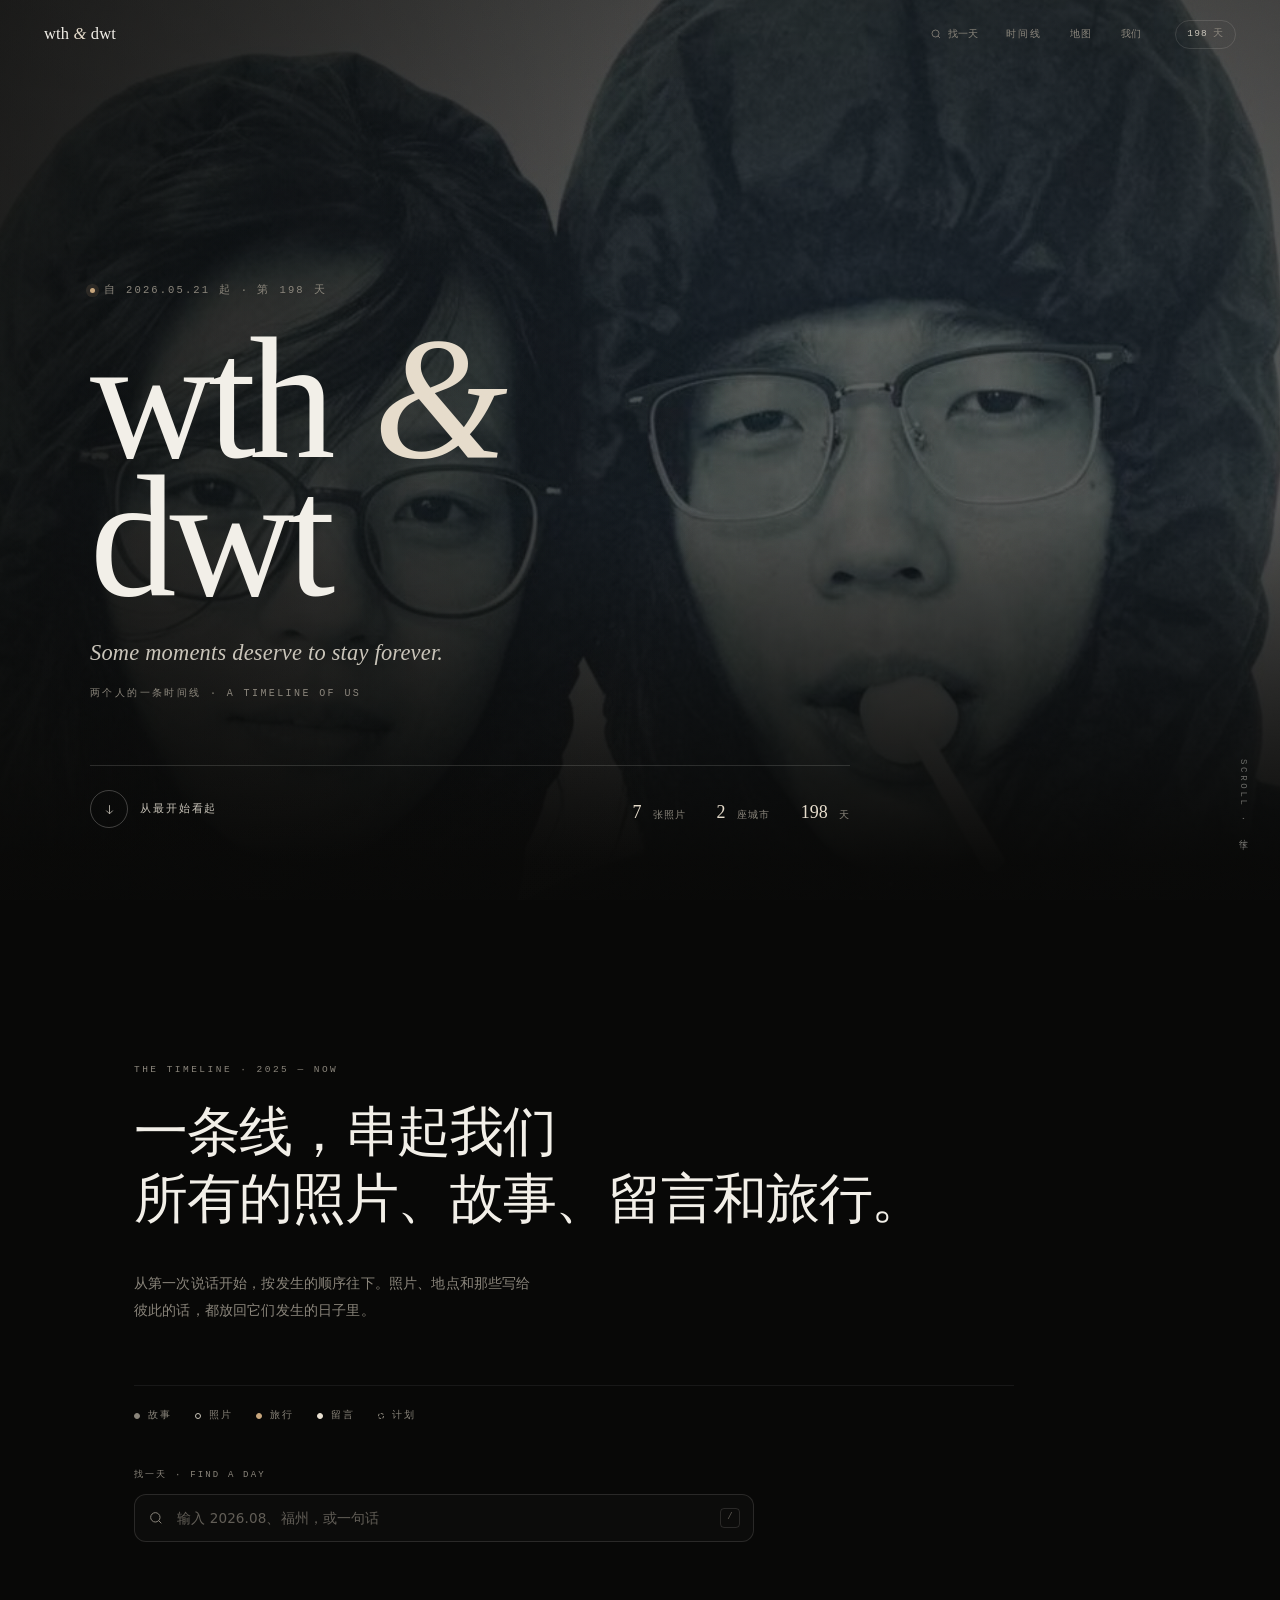
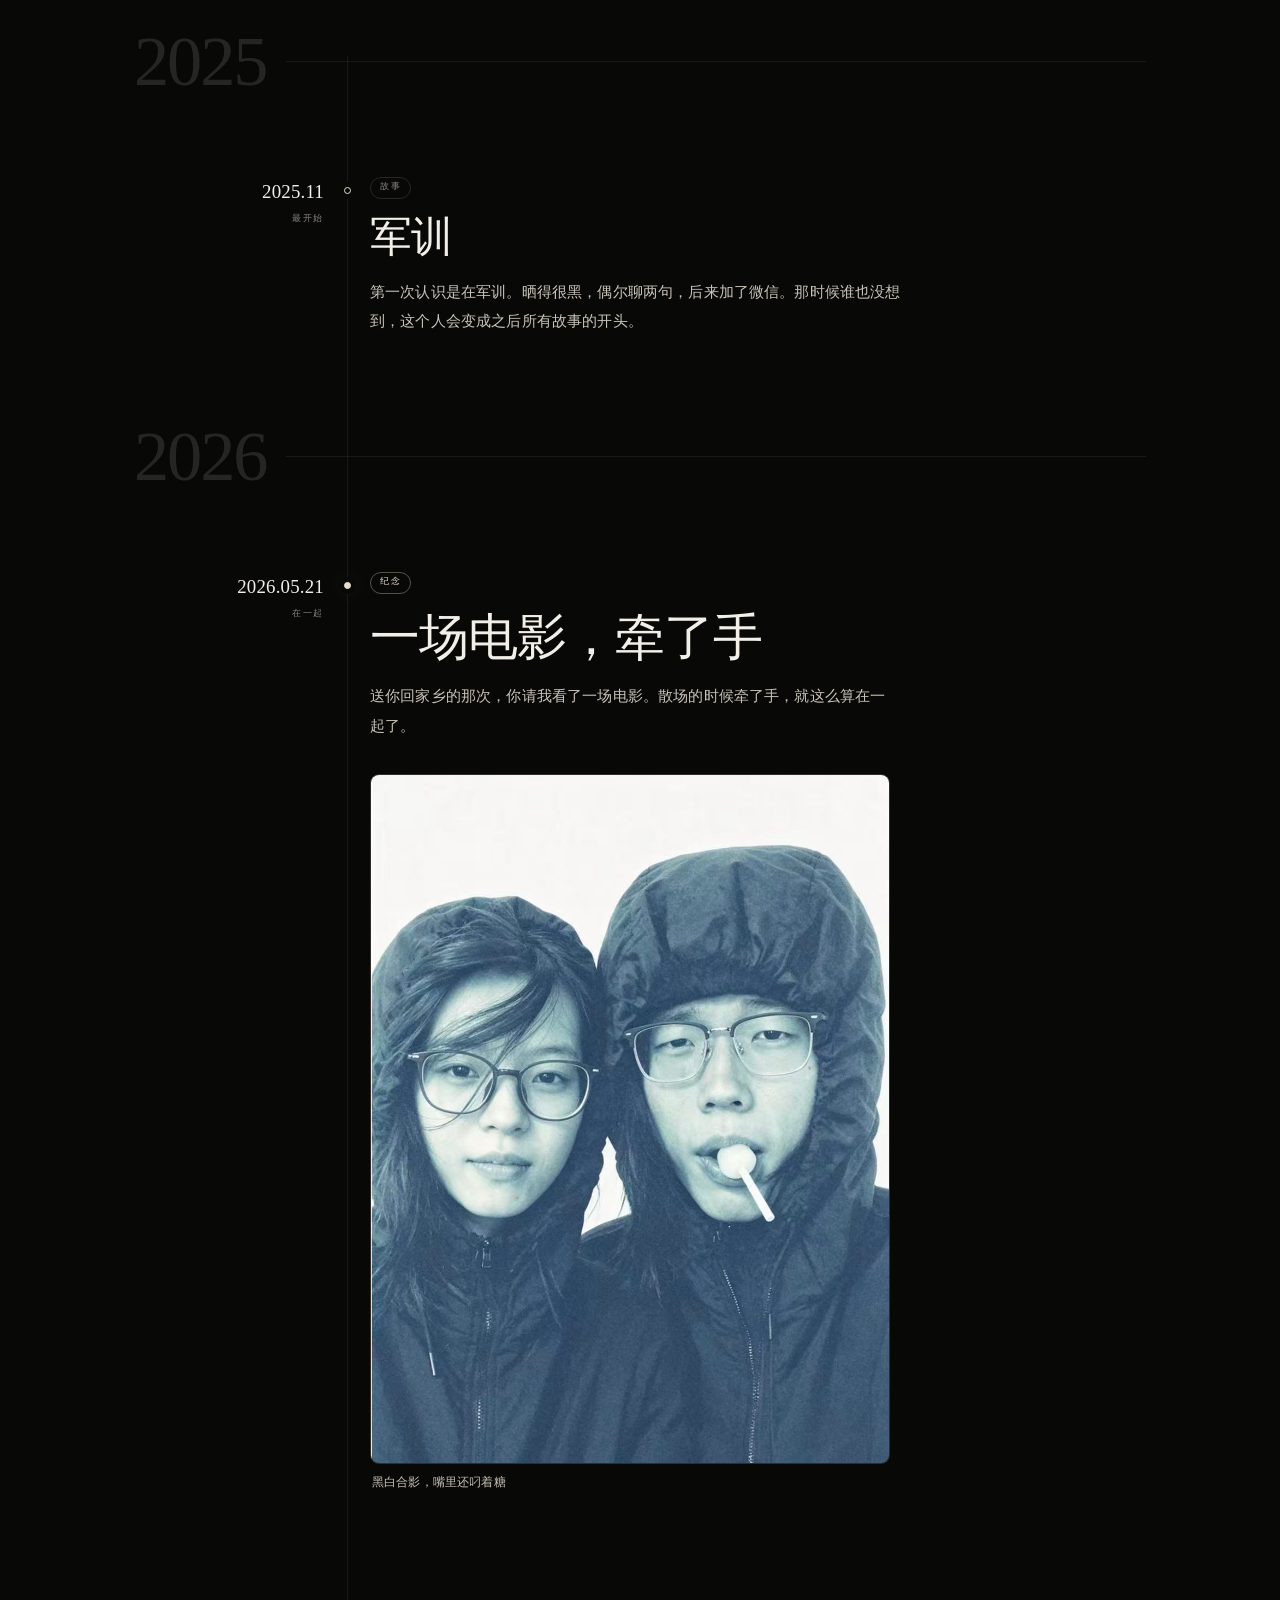
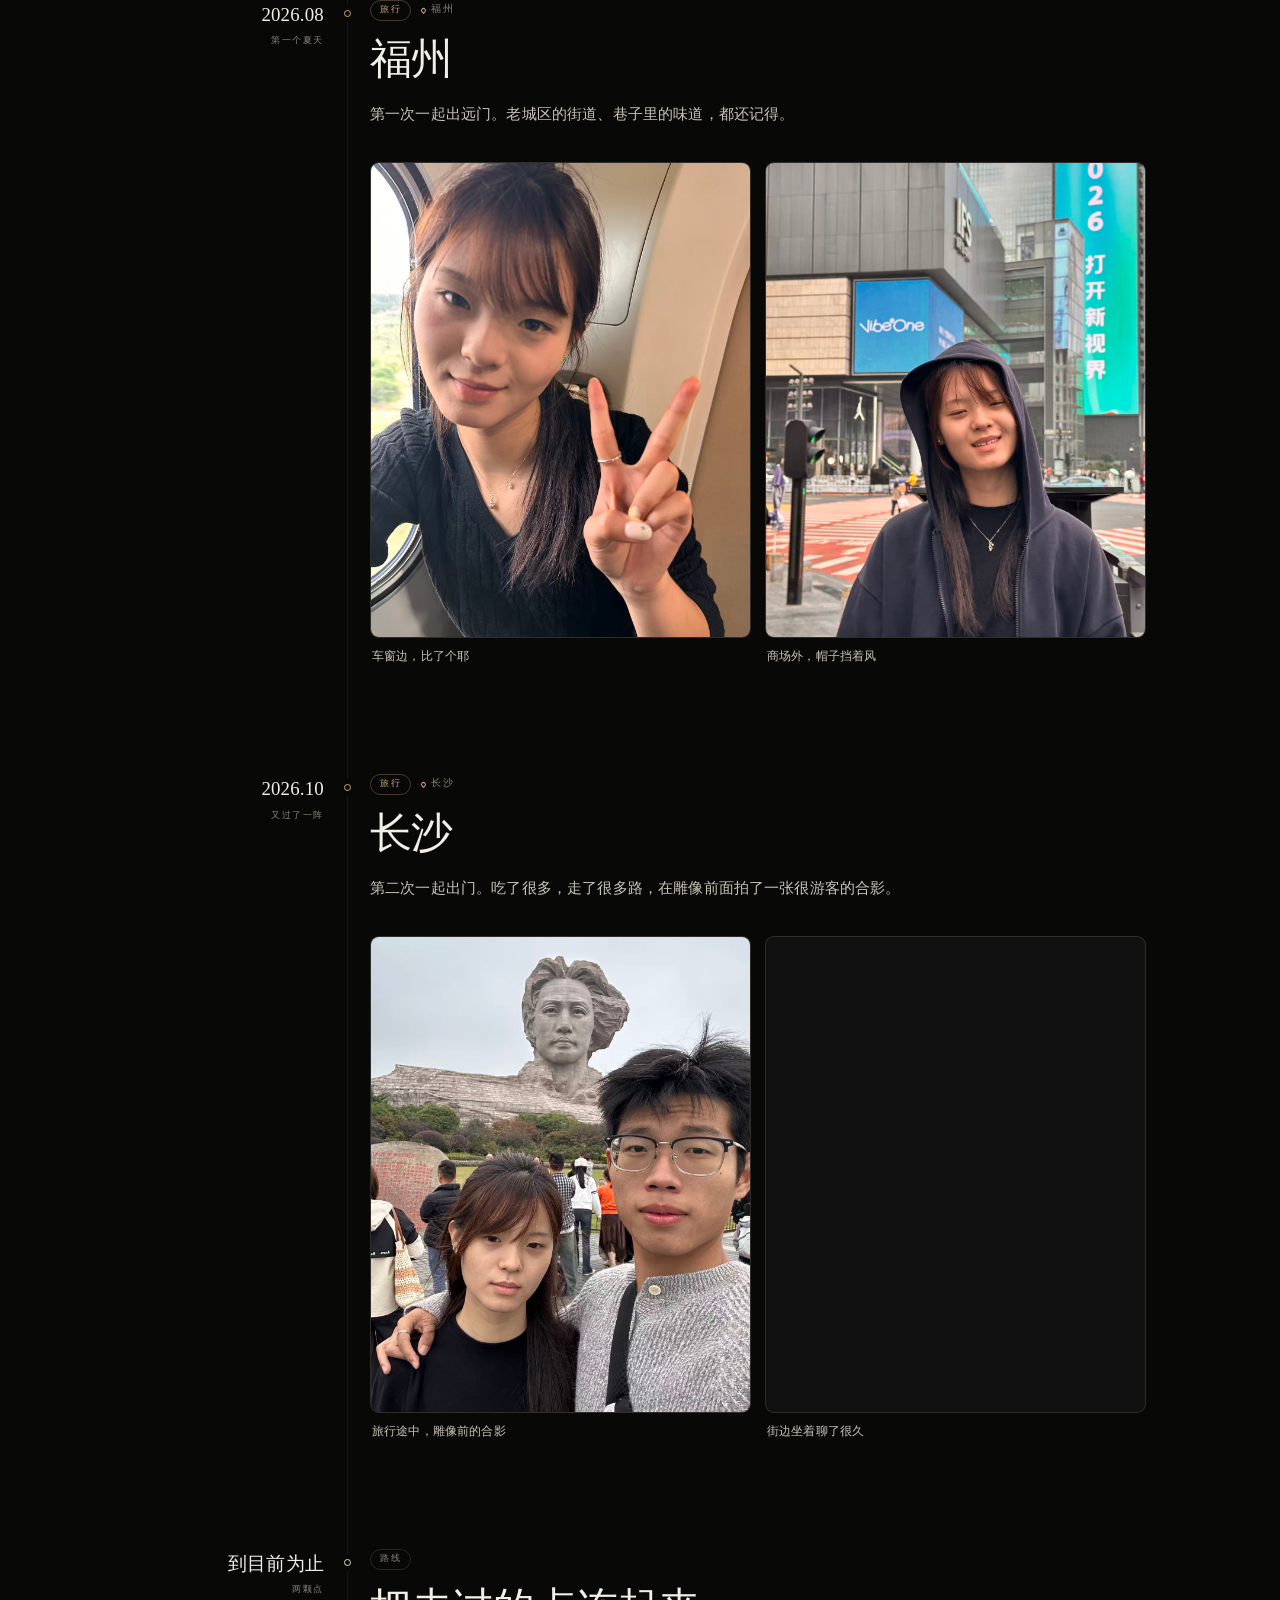
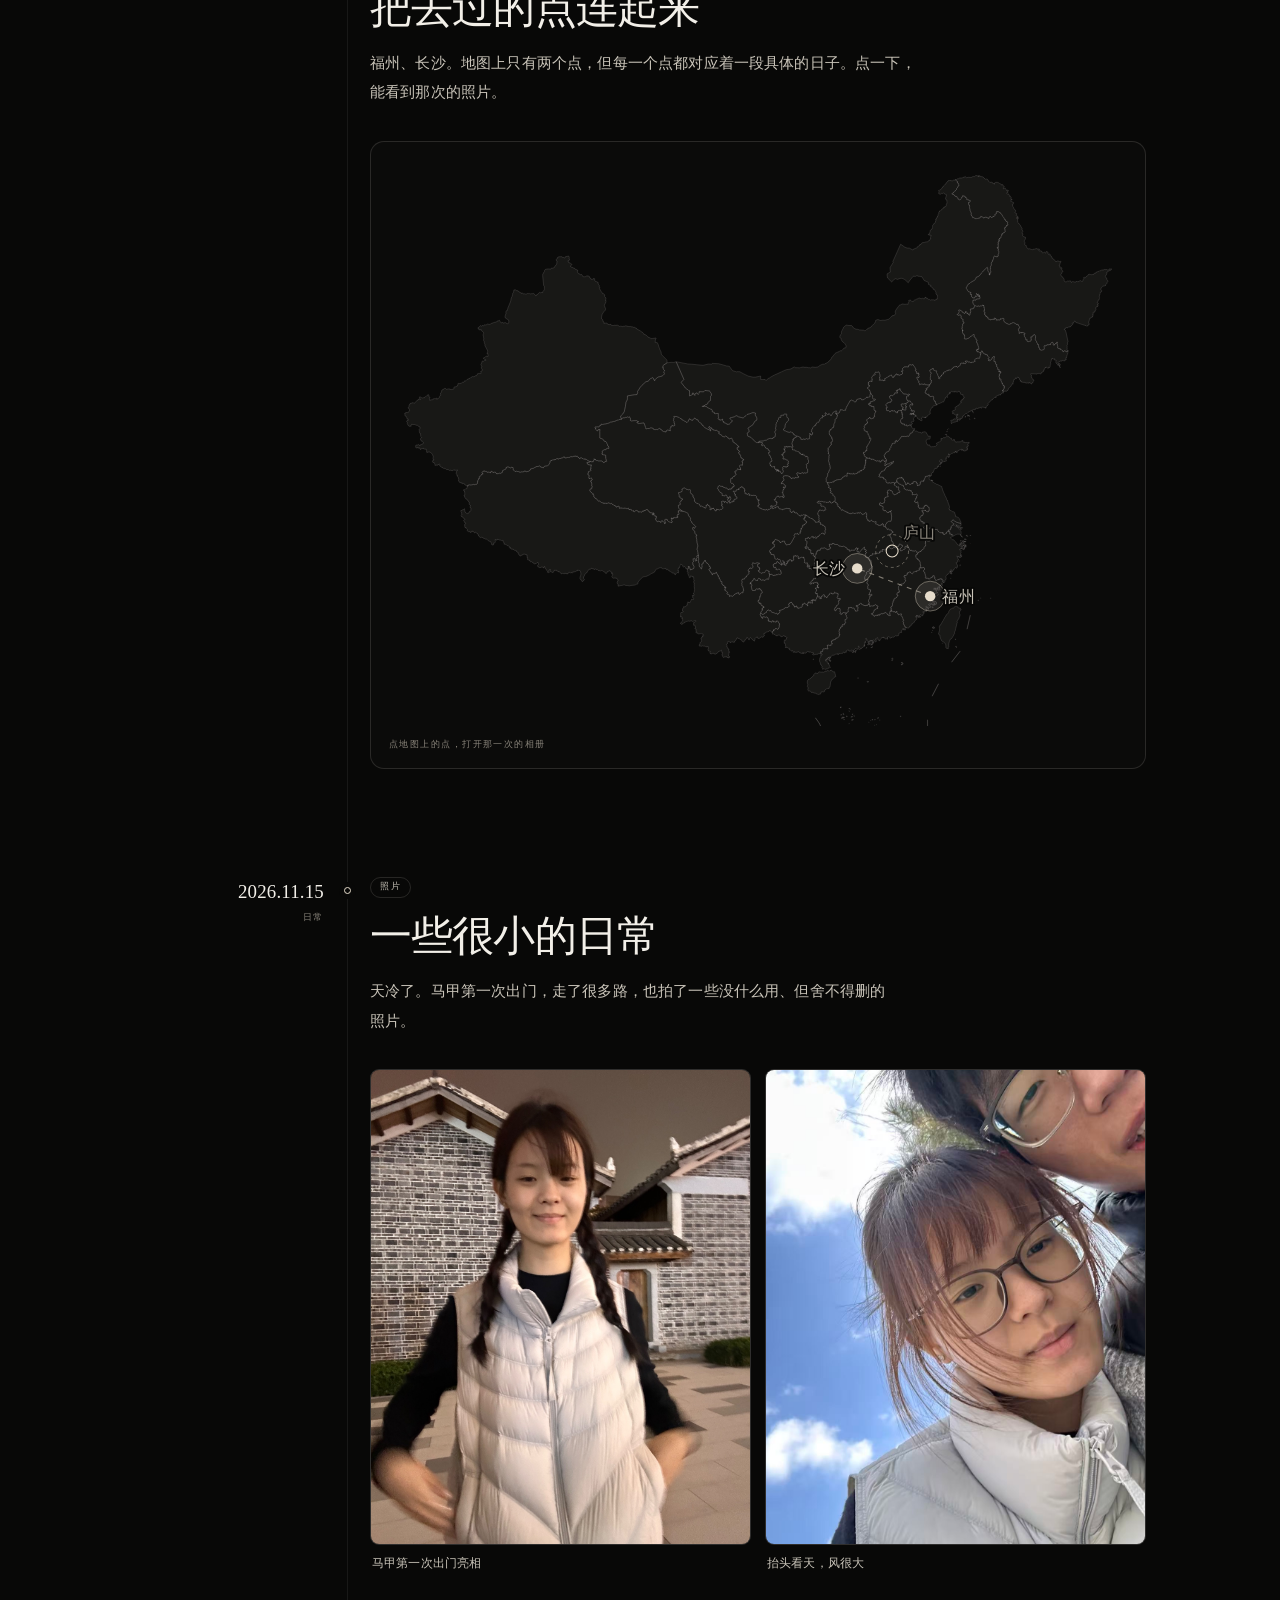
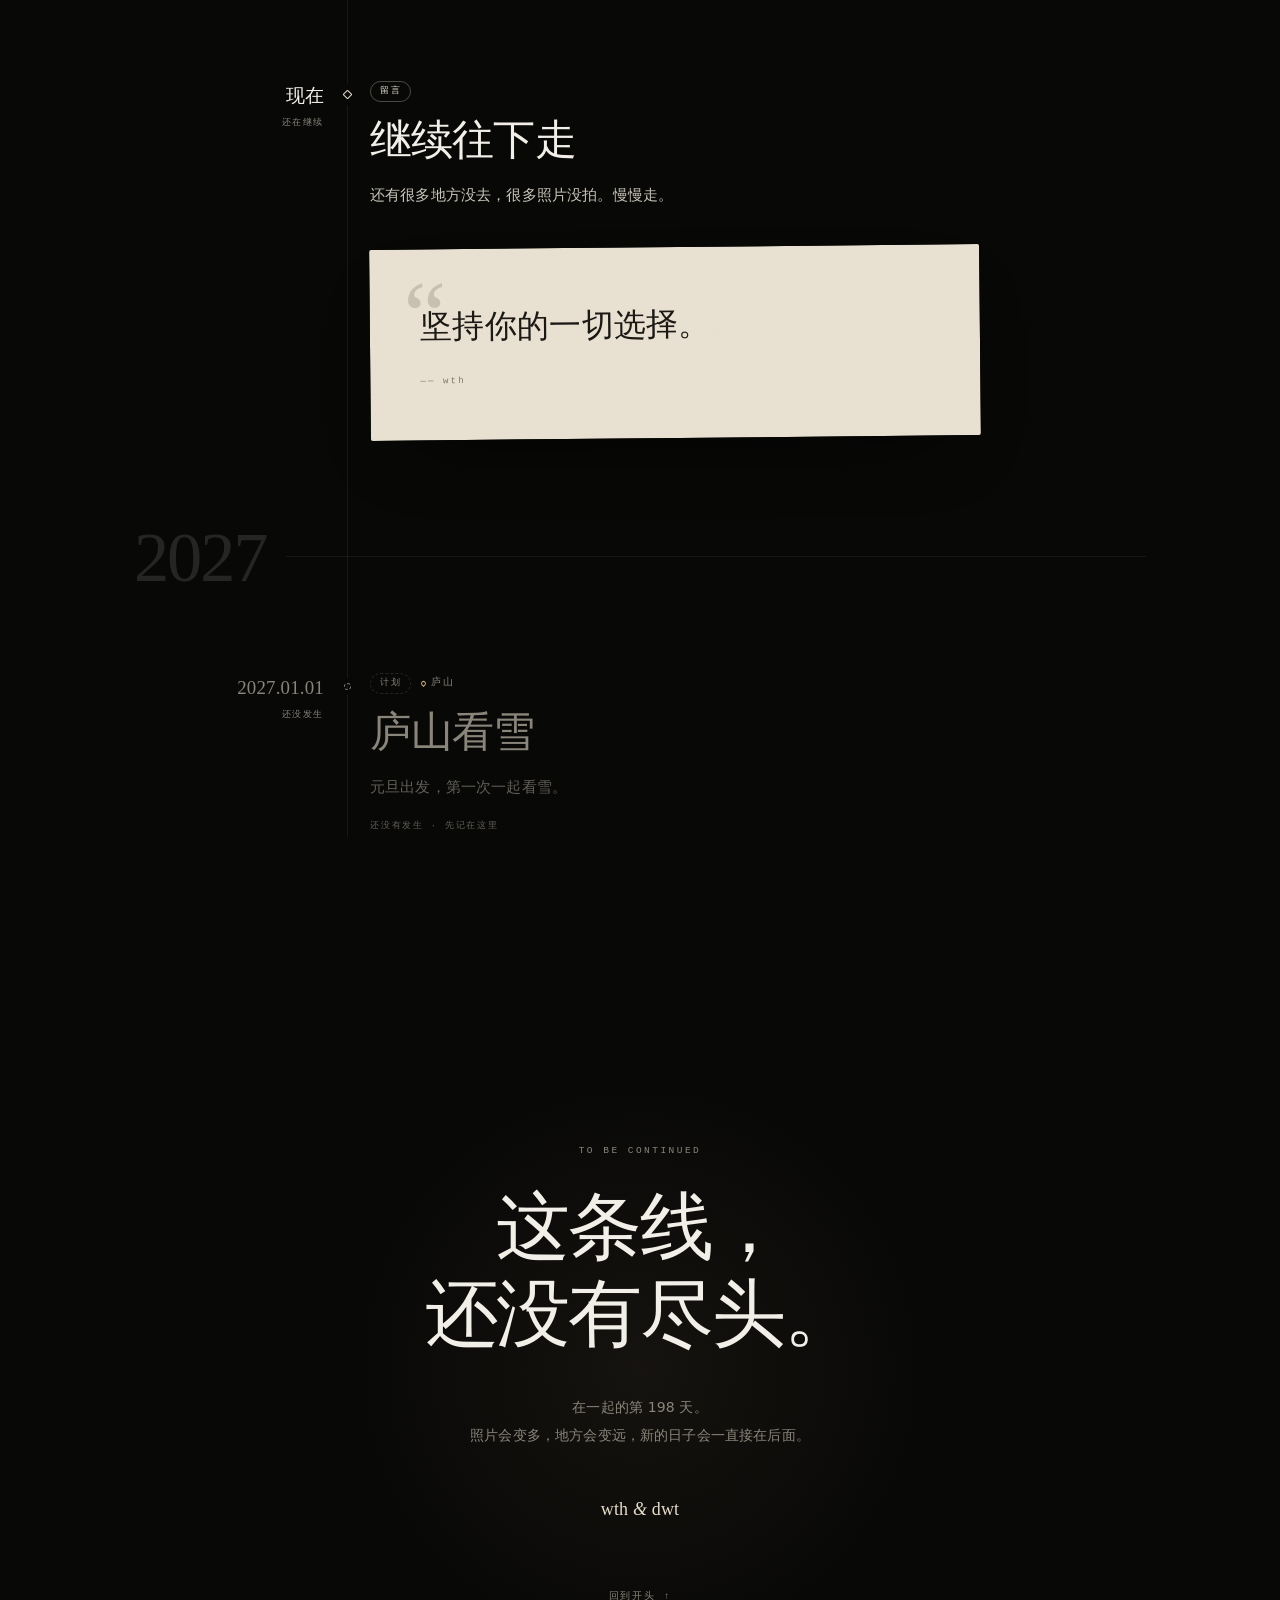
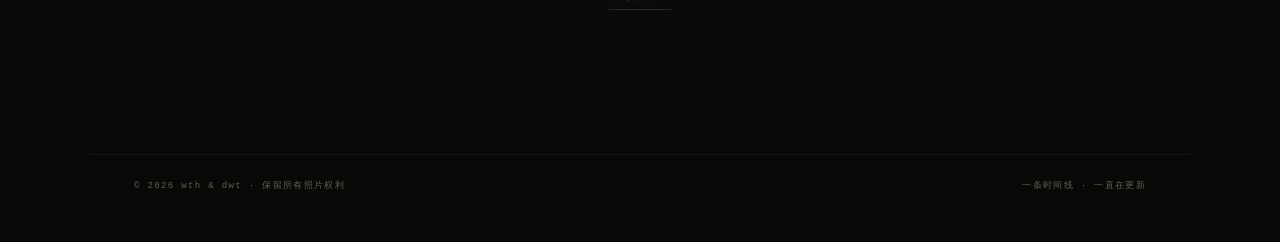
<file: index.html>
<!DOCTYPE html>
<html lang="zh-CN">
<head>
<meta charset="UTF-8">
<meta name="viewport" content="width=device-width, initial-scale=1">
<title>wth &amp; dwt · 一条时间线</title>
<meta name="description" content="两个人的一条时间线：照片、故事、留言和旅行，按发生的顺序放在一起。">
<meta name="theme-color" content="#080807">
<meta name="robots" content="index, follow">
<meta property="og:title" content="wth &amp; dwt · 一条时间线">
<meta property="og:description" content="Some moments deserve to stay forever. 照片、故事、留言和旅行，都在同一条线上。">
<meta property="og:type" content="website">
<link rel="icon" href="/favicon.svg" type="image/svg+xml">
<link rel="preload" as="image" href="/images/05.jpg" fetchpriority="high">
<script>document.documentElement.classList.add("js");</script>
<link rel="stylesheet" href="/assets/styles.css">
</head>
<body>
<a class="skip-link" href="#timeline">跳到时间线</a>
<div class="grain" aria-hidden="true"></div>

<header class="topbar" id="topbar">
  <a class="mark" href="#top">wth <em>&amp;</em> dwt</a>
  <div class="tb-right">
    <nav aria-label="站点导航">
      <button type="button" id="search-open" class="search-open" aria-label="搜索时间线">
        <svg width="12" height="12" viewBox="0 0 24 24" fill="none" stroke="currentColor" stroke-width="1.6" aria-hidden="true"><circle cx="11" cy="11" r="7"/><path d="M20 20l-4.2-4.2"/></svg>
        <span>找一天</span>
      </button>
      <a href="#timeline">时间线</a>
      <a href="#travel-map">地图</a>
      <button type="button" id="about-open" aria-haspopup="dialog">我们</button>
    </nav>
    <a class="tb-days" href="#now" aria-label="跳到时间线最近的部分">
      <span id="top-days">—</span><i>天</i>
    </a>
  </div>
</header>

<main id="main">

  <!-- ================= HERO ================= -->
  <section class="hero" id="top">
    <div class="hero-media" aria-hidden="true">
      <img src="/images/05.jpg" alt="" fetchpriority="high" decoding="async">
    </div>
    <div class="hero-veil" aria-hidden="true"></div>

    <div class="hero-inner">
      <p class="hero-kicker">
        <span class="pulse" aria-hidden="true"></span>
        自 <time id="since-date" datetime="2026-05-21">2026.05.21</time> 起 · 第 <span id="days">—</span> 天
      </p>

      <h1 class="hero-title reveal">wth <em>&amp;</em><br>dwt</h1>

      <p class="hero-en reveal">Some moments deserve to stay forever.</p>
      <p class="hero-cn reveal">两个人的一条时间线 · A TIMELINE OF US</p>

      <div class="hero-foot reveal">
        <a class="start-link" href="#timeline">
          <span class="start-ring" aria-hidden="true">
            <svg width="13" height="13" viewBox="0 0 24 24" fill="none" stroke="currentColor" stroke-width="1.5"><path d="M12 4v16M6 14l6 6 6-6"/></svg>
          </span>
          <span>从最开始看起</span>
        </a>

        <p class="hero-stats" aria-label="时间线概况">
          <span><b data-stat="photos">—</b> 张照片</span>
          <span><b data-stat="places">—</b> 座城市</span>
          <span><b data-stat="days">—</b> 天</span>
        </p>
      </div>
    </div>

    <a class="hero-side" href="#now" aria-label="跳到最近">SCROLL · 往下</a>
  </section>

  <!-- ================= LEAD ================= -->
  <section class="lead" id="timeline">
    <div class="lead-inner">
      <p class="label reveal">THE TIMELINE · 2025 — NOW</p>
      <h2 class="reveal">一条线，串起我们<br>所有的照片、故事、<br class="br-m">留言和旅行。</h2>
      <p class="lead-note reveal">
        从第一次说话开始，按发生的顺序往下。照片、地点和那些写给彼此的话，都放回它们发生的日子里。
      </p>

      <ul class="legend reveal" aria-label="时间线图例">
        <li><i class="lg lg-story" aria-hidden="true"></i>故事</li>
        <li><i class="lg lg-photo" aria-hidden="true"></i>照片</li>
        <li><i class="lg lg-trip" aria-hidden="true"></i>旅行</li>
        <li><i class="lg lg-message" aria-hidden="true"></i>留言</li>
        <li><i class="lg lg-plan" aria-hidden="true"></i>计划</li>
      </ul>

      <div class="search reveal" id="search" role="search">
        <label class="search-label" for="tl-search">找一天 · FIND A DAY</label>
        <div class="search-box">
          <svg width="16" height="16" viewBox="0 0 24 24" fill="none" stroke="currentColor" stroke-width="1.5" aria-hidden="true"><circle cx="11" cy="11" r="7"/><path d="M20 20l-4.2-4.2"/></svg>
          <input
            id="tl-search"
            type="search"
            placeholder="输入 2026.08、福州，或一句话"
            autocomplete="off"
            spellcheck="false"
            role="combobox"
            aria-expanded="false"
            aria-controls="search-results"
            aria-autocomplete="list"
          >
          <kbd class="search-key" aria-hidden="true">/</kbd>
        </div>
        <div class="search-results" id="search-results" role="listbox" aria-label="搜索结果" hidden></div>
      </div>
    </div>
  </section>

  <!-- ================= TIMELINE ================= -->
  <section class="stream-wrap" aria-label="我们的时间线">
    <div class="stream" id="stream">
      <div class="stream-line" aria-hidden="true"><span id="stream-fill"></span></div>
    </div>
    <noscript>
      <p class="noscript">时间线需要 JavaScript 才能显示。请打开浏览器的 JavaScript 后再刷新。</p>
    </noscript>
  </section>

  <!-- ================= OUTRO ================= -->
  <section class="outro" id="now">
    <p class="label reveal">TO BE CONTINUED</p>
    <h2 class="reveal">这条线，<br>还没有尽头。</h2>
    <p class="outro-text reveal">
      在一起的第 <span id="outro-days">—</span> 天。<br>
      照片会变多，地方会变远，新的日子会一直接在后面。
    </p>
    <p class="outro-sign reveal">wth <em>&amp;</em> dwt</p>
    <a class="outro-back reveal" href="#top">回到开头 ↑</a>
  </section>

</main>

<footer class="footer">
  <p>© <span id="year">2026</span> wth &amp; dwt · 保留所有照片权利</p>
  <p class="footer-note">一条时间线 · 一直在更新</p>
</footer>

<!-- ================= LIGHTBOX ================= -->
<div class="lightbox" id="lightbox" role="dialog" aria-modal="true" aria-label="照片查看" hidden>
  <button class="lb-close" id="lb-close" type="button" aria-label="关闭">
    <svg width="20" height="20" viewBox="0 0 24 24" fill="none" stroke="currentColor" stroke-width="1.5" aria-hidden="true"><path d="M5 5l14 14M19 5L5 19"/></svg>
  </button>
  <button class="lb-nav lb-prev" id="lb-prev" type="button" aria-label="上一张">
    <svg width="22" height="22" viewBox="0 0 24 24" fill="none" stroke="currentColor" stroke-width="1.5" aria-hidden="true"><path d="M15 5l-7 7 7 7"/></svg>
  </button>
  <figure class="lb-figure">
    <img id="lb-img" alt="">
    <figcaption id="lb-cap"></figcaption>
  </figure>
  <button class="lb-nav lb-next" id="lb-next" type="button" aria-label="下一张">
    <svg width="22" height="22" viewBox="0 0 24 24" fill="none" stroke="currentColor" stroke-width="1.5" aria-hidden="true"><path d="M9 5l7 7-7 7"/></svg>
  </button>
  <p class="lb-count" id="lb-count"></p>
</div>

<!-- ================= CITY LAYER (地图点开) ================= -->
<div class="city-layer" id="city-layer" role="dialog" aria-modal="true" aria-labelledby="cl-title" hidden>
  <div class="cl-panel">
    <button class="cl-close" id="cl-close" type="button" aria-label="关闭">
      <svg width="22" height="22" viewBox="0 0 24 24" fill="none" stroke="currentColor" stroke-width="1.5" aria-hidden="true"><path d="M5 5l14 14M19 5L5 19"/></svg>
    </button>
    <div class="cl-inner" id="cl-inner"></div>
  </div>
</div>

<!-- ================= ABOUT ================= -->
<dialog class="about" id="about-dialog" aria-labelledby="about-title">
  <div class="about-inner">
    <form method="dialog" class="about-form">
      <button class="about-close" type="submit" aria-label="关闭">
        <svg width="20" height="20" viewBox="0 0 24 24" fill="none" stroke="currentColor" stroke-width="1.5" aria-hidden="true"><path d="M5 5l14 14M19 5L5 19"/></svg>
      </button>
    </form>
    <p class="label">ABOUT US</p>
    <h2 id="about-title">我们</h2>
    <p class="about-lead">两个人，一条时间线。下面是这条线的两个作者。</p>
    <div class="about-grid" id="about-grid"></div>
    <p class="about-foot">在一起的第 <span id="about-days">—</span> 天 · 自 <time id="about-since">2026.05.21</time></p>
  </div>
</dialog>

<script src="/assets/photos.js" defer></script>
<script src="/assets/map.js" defer></script>
<script src="/assets/main.js" defer></script>
</body>
</html>
</file>
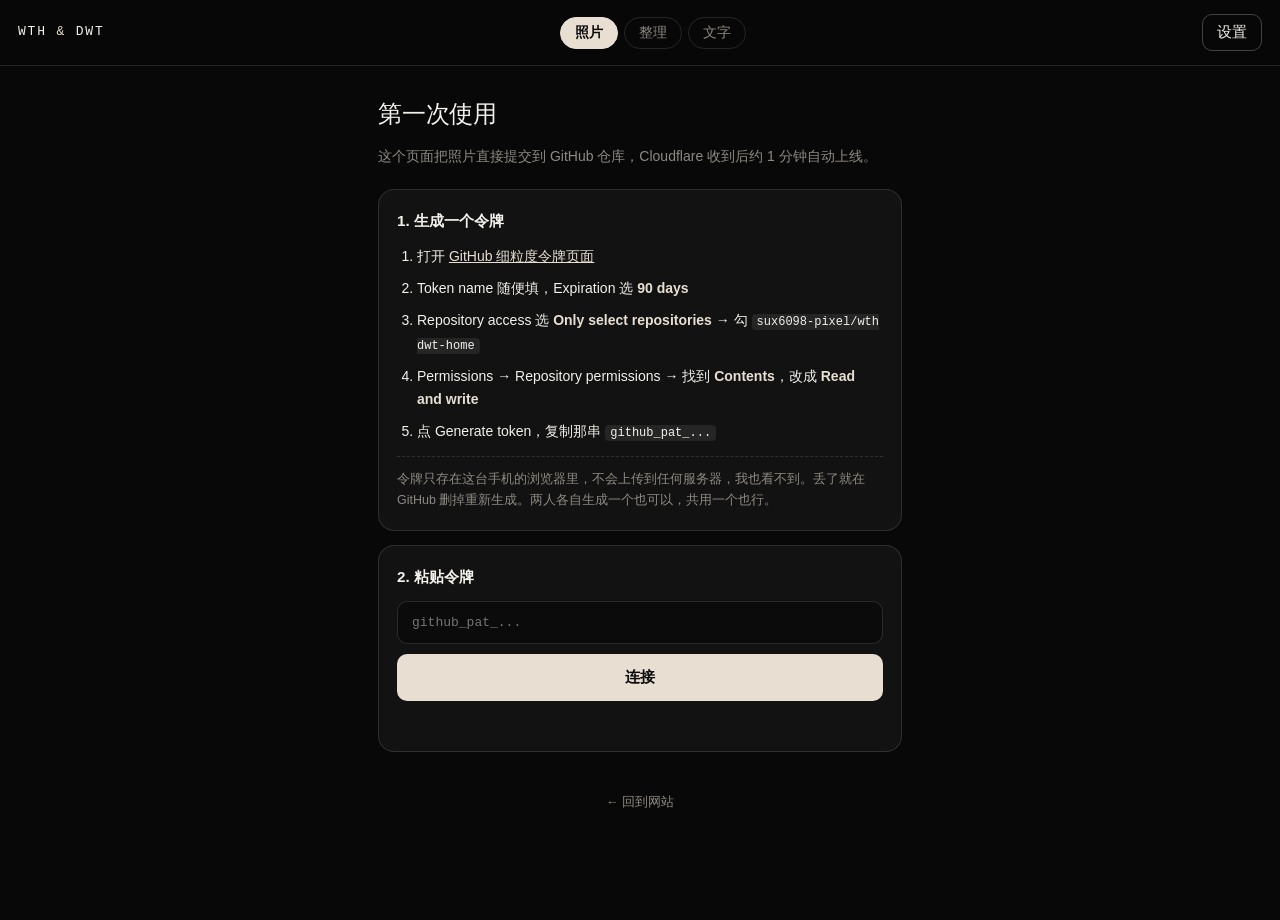
<file: admin/index.html>
<!DOCTYPE html>
<html lang="zh-CN">
<head>
<meta charset="UTF-8">
<meta name="viewport" content="width=device-width, initial-scale=1, viewport-fit=cover">
<title>上传 · wth &amp; dwt</title>
<meta name="robots" content="noindex, nofollow">
<meta name="theme-color" content="#080808">
<meta name="apple-mobile-web-app-capable" content="yes">
<meta name="apple-mobile-web-app-status-bar-style" content="black-translucent">
<meta name="apple-mobile-web-app-title" content="上传">
<link rel="manifest" href="/admin/manifest.webmanifest">
<link rel="apple-touch-icon" href="/admin/icon-180.png">
<link rel="icon" href="/admin/icon-192.png">
<link rel="stylesheet" href="/admin/admin.css">
</head>
<body>

<header class="bar">
  <span class="brand">wth <em>&amp;</em> dwt</span>
  <div class="tabs" id="tabs" hidden>
    <button class="tab" id="tab-photo" type="button" aria-pressed="true">照片</button>
    <button class="tab" id="tab-organize" type="button" aria-pressed="false">整理</button>
    <button class="tab" id="tab-text" type="button" aria-pressed="false">文字</button>
  </div>
  <button class="ghost" id="btn-settings" type="button" aria-label="设置">设置</button>
</header>

<main>

  <!-- ============ 首次设置 ============ -->
  <section id="view-setup" hidden>
    <h1>第一次使用</h1>
    <p class="lead">这个页面把照片直接提交到 GitHub 仓库，Cloudflare 收到后约 1 分钟自动上线。</p>

    <div class="card">
      <h2>1. 生成一个令牌</h2>
      <ol class="steps">
        <li>打开 <a href="https://github.com/settings/personal-access-tokens/new" target="_blank" rel="noopener">GitHub 细粒度令牌页面</a></li>
        <li>Token name 随便填，Expiration 选 <b>90 days</b></li>
        <li>Repository access 选 <b>Only select repositories</b> → 勾 <code>sux6098-pixel/wthdwt-home</code></li>
        <li>Permissions → Repository permissions → 找到 <b>Contents</b>，改成 <b>Read and write</b></li>
        <li>点 Generate token，复制那串 <code>github_pat_...</code></li>
      </ol>
      <p class="tip">令牌只存在这台手机的浏览器里，不会上传到任何服务器，我也看不到。丢了就在 GitHub 删掉重新生成。两人各自生成一个也可以，共用一个也行。</p>
    </div>

    <div class="card">
      <h2>2. 粘贴令牌</h2>
      <input id="input-token" type="password" inputmode="text" autocomplete="off" spellcheck="false" placeholder="github_pat_...">
      <button id="btn-connect" class="primary" type="button">连接</button>
      <p class="status" id="setup-status" role="status"></p>
    </div>
  </section>

  <!-- ============ 上传 ============ -->
  <section id="view-upload" hidden>
    <div class="who"><span id="who-name"></span><button class="ghost small" id="btn-logout" type="button">退出</button></div>

    <label class="picker" for="file-input">
      <svg width="26" height="26" viewBox="0 0 24 24" fill="none" stroke="currentColor" stroke-width="1.4" aria-hidden="true"><path d="M12 16V4m0 0L7 9m5-5l5 5M4 17v2a2 2 0 002 2h12a2 2 0 002-2v-2"/></svg>
      <span>选照片</span>
      <small>可多选，自动压缩到 1600px</small>
    </label>
    <input id="file-input" type="file" accept="image/*" multiple hidden>

    <div id="queue" class="queue"></div>

    <div id="attach-box" class="attach-box" hidden>
      <label for="upload-target">这批照片接到哪一天</label>
      <select id="upload-target">
        <option value="">只放进相册，不接时间线</option>
        <option value="__new__">＋ 新建一条时间线</option>
      </select>
      <div id="new-moment" class="new-moment" hidden>
        <input id="new-date" type="date" aria-label="新的一条的日期">
        <input id="new-title" type="text" placeholder="标题，例如：第一次一起过生日">
      </div>
      <p class="attach-tip">选一条已有的日子，照片会直接接在那一篇后面；也可以新建一条。</p>
    </div>

    <div id="submit-bar" class="submit-bar" hidden>
      <button id="btn-submit" class="primary" type="button">上传 <span id="count">0</span> 张</button>
    </div>
    <p class="status" id="upload-status" role="status"></p>
    <div id="result" class="result" hidden></div>
  </section>

  <!-- ============ 整理照片 ============ -->
  <section id="view-organize" hidden>
    <div class="who"><span>整理照片</span><button class="ghost small" id="btn-reload-photos" type="button">重新读取</button></div>
    <p class="lead">改说明、选分类、指定归属城市 —— 城市决定这张照片出现在地图的哪个地方。</p>
    <div id="org-list"></div>
    <div class="submit-bar" id="org-bar" hidden>
      <button id="btn-save-photos" class="primary" type="button">保存归类</button>
    </div>
    <p class="status" id="org-status" role="status"></p>
  </section>

  <!-- ============ 文字编辑 ============ -->
  <section id="view-text" hidden>
    <div class="who"><span>编辑文字</span><button class="ghost small" id="btn-reload" type="button">重新读取</button></div>
    <div id="text-form"></div>
    <div class="submit-bar" id="text-bar" hidden>
      <button id="btn-save-text" class="primary" type="button">保存并发布</button>
    </div>
    <p class="status" id="text-status" role="status"></p>
  </section>

</main>

<footer class="foot">
  <a href="/">← 回到网站</a>
</footer>

<script src="/admin/app.js" defer></script>
</body>
</html>
</file>
<file: assets/styles.css>
/* ============================================================
   wth & dwt — 一条时间线
   Tokens
   ============================================================ */
:root {
  --bg: #080807;
  --bg-2: #0e0d0c;
  --panel: #121110;
  --ink: #f2efe8;
  --ink-soft: #c9c4b9;
  --muted: #8a857b;
  --muted-2: #625e57;
  --line: rgba(242, 239, 232, 0.13);
  --line-soft: rgba(242, 239, 232, 0.07);
  --accent: #e6dccb;
  --accent-warm: #c8a67c;
  --paper: #e9e1d2;
  --paper-ink: #1c1915;
  --serif: "Songti SC", "Noto Serif SC", ui-serif, Georgia, "Times New Roman", serif;
  --sans: ui-sans-serif, system-ui, -apple-system, "Segoe UI", "PingFang SC",
    "Hiragino Sans GB", "Microsoft YaHei", sans-serif;
  --mono: ui-monospace, SFMono-Regular, "SF Mono", Menlo, Consolas, monospace;
  --maxw: 1100px;
  --rail: 190px;
  --gap: 46px;
  --ease: cubic-bezier(0.22, 1, 0.36, 1);
}

/* ============================================================
   Base
   ============================================================ */
*, *::before, *::after { box-sizing: border-box; }

html {
  scroll-behavior: smooth;
  -webkit-text-size-adjust: 100%;
}

body {
  margin: 0;
  background: var(--bg);
  color: var(--ink);
  font-family: var(--sans);
  font-size: 16px;
  line-height: 1.75;
  letter-spacing: 0.01em;
  -webkit-font-smoothing: antialiased;
  overflow-x: hidden;
}

img { max-width: 100%; display: block; }
a { color: inherit; text-decoration: none; }
p { margin: 0 0 1em; }
p:last-child { margin-bottom: 0; }
button { font: inherit; color: inherit; background: none; border: 0; cursor: pointer; }

::selection { background: rgba(230, 220, 203, 0.24); color: #fff; }

:focus-visible {
  outline: 2px solid var(--accent);
  outline-offset: 4px;
}

.skip-link {
  position: absolute;
  left: 16px;
  top: -60px;
  z-index: 300;
  padding: 9px 14px;
  background: var(--panel);
  border: 1px solid var(--line);
  font-size: 13px;
  transition: top 0.2s var(--ease);
}
.skip-link:focus { top: 12px; }

.grain {
  position: fixed;
  inset: 0;
  z-index: 200;
  pointer-events: none;
  opacity: 0.05;
  background-image: url("data:image/svg+xml,%3Csvg xmlns='http://www.w3.org/2000/svg' width='180' height='180'%3E%3Cfilter id='n'%3E%3CfeTurbulence type='fractalNoise' baseFrequency='0.82' numOctaves='3' stitchTiles='stitch'/%3E%3C/filter%3E%3Crect width='180' height='180' filter='url(%23n)'/%3E%3C/svg%3E");
  mix-blend-mode: overlay;
}

/* ============================================================
   Topbar
   ============================================================ */
.topbar {
  position: fixed;
  top: 0;
  left: 0;
  right: 0;
  z-index: 60;
  display: flex;
  align-items: center;
  justify-content: space-between;
  gap: 18px;
  padding: 20px clamp(18px, 4vw, 44px);
  transition: background 0.45s var(--ease), border-color 0.45s var(--ease),
    backdrop-filter 0.45s var(--ease), padding 0.35s var(--ease);
  border-bottom: 1px solid transparent;
}
.topbar.is-solid {
  padding-top: 13px;
  padding-bottom: 13px;
  background: rgba(8, 8, 7, 0.82);
  border-bottom-color: var(--line-soft);
  backdrop-filter: blur(14px);
  -webkit-backdrop-filter: blur(14px);
}

.mark {
  font-family: var(--serif);
  font-size: 16.5px;
  letter-spacing: 0.01em;
  white-space: nowrap;
}
.mark em { font-style: italic; color: var(--accent); }

.tb-right {
  display: flex;
  align-items: center;
  gap: clamp(16px, 3vw, 34px);
}

.topbar nav {
  display: flex;
  align-items: center;
  gap: clamp(15px, 2.4vw, 28px);
  font-family: var(--mono);
  font-size: 10px;
  letter-spacing: 0.19em;
  text-transform: uppercase;
  color: var(--muted);
}
.topbar nav a,
.topbar nav button {
  position: relative;
  padding: 2px 0;
  color: inherit;
  transition: color 0.25s var(--ease);
}
.topbar nav a::after,
.topbar nav button::after {
  content: "";
  position: absolute;
  left: 0;
  right: 100%;
  bottom: -1px;
  height: 1px;
  background: var(--accent);
  transition: right 0.35s var(--ease);
}
.topbar nav a:hover,
.topbar nav button:hover { color: var(--ink); }
.search-open {
  display: inline-flex;
  align-items: center;
  gap: 6px;
}
.search-open svg { flex: none; }
.topbar nav a:hover::after,
.topbar nav button:hover::after { right: 0; }

.tb-days {
  display: inline-flex;
  align-items: baseline;
  gap: 5px;
  padding: 5px 11px;
  border: 1px solid var(--line);
  border-radius: 999px;
  font-family: var(--mono);
  font-size: 9.5px;
  letter-spacing: 0.12em;
  color: var(--ink-soft);
  transition: border-color 0.25s var(--ease), color 0.25s var(--ease);
}
.tb-days i { font-style: normal; color: var(--muted); }
.tb-days:hover { border-color: var(--line); color: var(--ink); }

/* ============================================================
   Hero
   ============================================================ */
.hero {
  position: relative;
  min-height: 100svh;
  display: flex;
  align-items: flex-end;
  padding: clamp(110px, 15vh, 180px) clamp(18px, 4vw, 44px) clamp(48px, 8vh, 90px);
  overflow: hidden;
}

.hero-media,
.hero-veil {
  position: absolute;
  inset: 0;
  z-index: 0;
}
.hero-media img {
  width: 100%;
  height: 100%;
  object-fit: cover;
  object-position: center 30%;
  filter: grayscale(0.25) contrast(1.04) brightness(0.8);
  transform: scale(1.02);
}
.hero-veil {
  background:
    linear-gradient(to top, rgba(8, 8, 7, 0.98) 4%, rgba(8, 8, 7, 0.5) 44%, rgba(8, 8, 7, 0.62) 100%),
    radial-gradient(ellipse at 72% 26%, transparent 10%, rgba(8, 8, 7, 0.58) 82%);
}
.hero-veil::after {
  content: "";
  position: absolute;
  inset: 0;
  background: linear-gradient(90deg, rgba(8, 8, 7, 0.5), transparent 55%);
}

.hero-inner {
  position: relative;
  z-index: 1;
  width: 100%;
  max-width: var(--maxw);
  margin: 0 auto;
}

.hero-kicker {
  display: flex;
  align-items: center;
  gap: 9px;
  font-family: var(--mono);
  font-size: 10.5px;
  letter-spacing: 0.2em;
  text-transform: uppercase;
  color: var(--muted);
  margin-bottom: clamp(22px, 3.4vh, 38px);
}
.pulse {
  width: 5px;
  height: 5px;
  border-radius: 50%;
  background: var(--accent-warm);
  box-shadow: 0 0 0 4px rgba(200, 166, 124, 0.12);
  animation: pulse 3.2s ease-in-out infinite;
}
@keyframes pulse {
  0%, 100% { box-shadow: 0 0 0 4px rgba(200, 166, 124, 0.1); }
  50% { box-shadow: 0 0 0 7px rgba(200, 166, 124, 0.03); }
}

.hero-title {
  margin: 0 0 clamp(18px, 3vh, 28px);
  font-family: var(--serif);
  font-weight: 400;
  font-size: clamp(4.2rem, 13.5vw, 11rem);
  line-height: 0.8;
  letter-spacing: -0.04em;
}
.hero-title em {
  font-style: italic;
  color: var(--accent);
  padding: 0 0.05em;
}

.hero-en {
  font-family: var(--serif);
  font-style: italic;
  font-size: clamp(1.02rem, 2vw, 1.4rem);
  color: var(--ink-soft);
  letter-spacing: 0.01em;
  margin-bottom: 12px;
  max-width: 34ch;
}
.hero-cn {
  font-family: var(--mono);
  font-size: 10px;
  letter-spacing: 0.24em;
  text-transform: uppercase;
  color: var(--muted);
  margin-bottom: 0;
}

.hero-foot {
  display: flex;
  align-items: flex-end;
  justify-content: space-between;
  gap: 28px;
  margin-top: clamp(40px, 7vh, 64px);
  padding-top: 24px;
  border-top: 1px solid rgba(242, 239, 232, 0.14);
  max-width: 760px;
}

.start-link {
  display: inline-flex;
  align-items: center;
  gap: 12px;
  font-family: var(--mono);
  font-size: 10.5px;
  letter-spacing: 0.18em;
  text-transform: uppercase;
  color: var(--ink-soft);
  transition: color 0.25s var(--ease);
}
.start-ring {
  display: grid;
  place-items: center;
  width: 38px;
  height: 38px;
  border-radius: 50%;
  border: 1px solid rgba(242, 239, 232, 0.24);
  transition: transform 0.3s var(--ease), background 0.3s var(--ease);
}
.start-link:hover { color: #fff; }
.start-link:hover .start-ring {
  transform: translateY(4px);
  background: rgba(255, 255, 255, 0.08);
}

.hero-stats {
  display: flex;
  gap: clamp(16px, 3vw, 30px);
  margin: 0;
  font-family: var(--mono);
  font-size: 9.5px;
  letter-spacing: 0.14em;
  text-transform: uppercase;
  color: var(--muted);
  white-space: nowrap;
}
.hero-stats b {
  font-family: var(--serif);
  font-weight: 400;
  font-size: 18px;
  letter-spacing: 0;
  color: var(--accent);
  margin-right: 4px;
}

.hero-side {
  position: absolute;
  right: clamp(16px, 2.6vw, 30px);
  bottom: clamp(30px, 7vh, 72px);
  z-index: 2;
  writing-mode: vertical-rl;
  font-family: var(--mono);
  font-size: 9px;
  letter-spacing: 0.3em;
  color: rgba(242, 239, 232, 0.4);
  transition: color 0.25s var(--ease);
}
.hero-side:hover { color: var(--accent); }

/* ============================================================
   Lead
   ============================================================ */
.br-m { display: none; }
.lead {
  max-width: var(--maxw);
  margin: 0 auto;
  padding: clamp(110px, 18vh, 190px) clamp(18px, 4vw, 44px) clamp(80px, 12vh, 130px);
}
.lead-inner { max-width: 880px; }

.label {
  display: block;
  font-family: var(--mono);
  font-size: 9.5px;
  letter-spacing: 0.26em;
  text-transform: uppercase;
  color: var(--muted);
  margin: 0 0 20px;
}

.lead h2 {
  margin: 0;
  font-family: var(--serif);
  font-weight: 400;
  font-size: clamp(2rem, 4.2vw, 3.5rem);
  line-height: 1.26;
  letter-spacing: -0.025em;
}

.lead-note {
  max-width: 46ch;
  margin: clamp(24px, 4vh, 36px) 0 0;
  font-size: 14px;
  line-height: 1.95;
  color: var(--muted);
  text-wrap: pretty;
}

.legend {
  display: flex;
  flex-wrap: wrap;
  gap: 10px 24px;
  list-style: none;
  margin: clamp(40px, 7vh, 60px) 0 0;
  padding: 22px 0 0;
  border-top: 1px solid var(--line-soft);
  font-family: var(--mono);
  font-size: 9.5px;
  letter-spacing: 0.16em;
  text-transform: uppercase;
  color: var(--muted);
}
.legend li { display: flex; align-items: center; gap: 8px; }
.lg {
  width: 6px;
  height: 6px;
  border-radius: 50%;
  border: 1px solid var(--muted);
}
.lg-story { background: var(--muted); border-color: var(--muted); }
.lg-photo { background: transparent; border-color: var(--ink-soft); }
.lg-trip { background: var(--accent-warm); border-color: var(--accent-warm); }
.lg-message { background: var(--paper); border-color: var(--paper); }
.lg-plan { background: transparent; border-color: var(--muted); border-style: dashed; }

/* 搜索 / 跳到某一天 */
.search {
  position: relative;
  max-width: 620px;
  margin-top: clamp(30px, 5vh, 44px);
}
.search-label {
  display: block;
  margin-bottom: 10px;
  font-family: var(--mono);
  font-size: 9px;
  letter-spacing: 0.24em;
  text-transform: uppercase;
  color: var(--muted);
}
.search-box {
  display: flex;
  align-items: center;
  gap: 11px;
  height: 48px;
  padding: 0 13px;
  border: 1px solid var(--line);
  border-radius: 12px;
  background: #0c0c0b;
  transition: border-color 0.25s var(--ease), background 0.25s var(--ease);
}
.search-box:focus-within {
  border-color: rgba(230, 220, 203, 0.4);
  background: #11100e;
}
.search-box > svg { flex: none; color: var(--muted); }
#tl-search {
  flex: 1;
  min-width: 0;
  height: 100%;
  border: 0;
  outline: 0;
  background: transparent;
  color: var(--ink);
  font-family: var(--sans);
  font-size: 13.5px;
  letter-spacing: 0.01em;
}
#tl-search::placeholder { color: var(--muted-2); }
#tl-search::-webkit-search-cancel-button { -webkit-appearance: none; }
.search-key {
  flex: none;
  display: grid;
  place-items: center;
  width: 20px;
  height: 20px;
  border: 1px solid var(--line);
  border-radius: 4px;
  font-family: var(--mono);
  font-size: 9px;
  color: var(--muted-2);
}

.search-results {
  position: absolute;
  left: 0;
  right: 0;
  top: calc(100% + 8px);
  z-index: 40;
  max-height: 330px;
  overflow-y: auto;
  padding: 6px;
  border: 1px solid var(--line);
  border-radius: 12px;
  background: rgba(12, 12, 11, 0.98);
  box-shadow: 0 30px 70px -30px rgba(0, 0, 0, 1);
  backdrop-filter: blur(12px);
  -webkit-backdrop-filter: blur(12px);
}
.search-results[hidden] { display: none; }

.sr-item {
  display: grid;
  grid-template-columns: 92px minmax(0, 1fr);
  gap: 10px;
  width: 100%;
  padding: 10px 12px;
  border-radius: 8px;
  text-align: left;
  color: var(--ink-soft);
  transition: background 0.2s var(--ease);
}
.sr-item:hover,
.sr-item.is-active { background: rgba(242, 239, 232, 0.07); }
.sr-date {
  padding-top: 2px;
  font-family: var(--mono);
  font-size: 9px;
  letter-spacing: 0.1em;
  color: var(--accent-warm);
  white-space: nowrap;
  overflow: hidden;
  text-overflow: ellipsis;
}
.sr-title {
  display: block;
  font-family: var(--serif);
  font-size: 15px;
  line-height: 1.4;
  color: var(--ink);
}
.sr-meta {
  display: block;
  margin-top: 2px;
  font-family: var(--mono);
  font-size: 8.5px;
  letter-spacing: 0.12em;
  text-transform: uppercase;
  color: var(--muted);
}
.sr-empty {
  padding: 14px 12px;
  font-size: 12.5px;
  color: var(--muted);
}

.moment.is-target::before {
  content: "";
  position: absolute;
  inset: -18px -22px;
  z-index: -1;
  border: 1px solid rgba(200, 166, 124, 0.42);
  border-radius: 16px;
  pointer-events: none;
  animation: targetRing 2.6s var(--ease) forwards;
}
@keyframes targetRing {
  0% { opacity: 0; transform: scale(0.995); }
  10% { opacity: 1; }
  68% { opacity: 1; }
  100% { opacity: 0; }
}

/* ============================================================
   Stream
   ============================================================ */
.stream-wrap {
  position: relative;
  max-width: var(--maxw);
  margin: 0 auto;
  padding: 0 clamp(18px, 4vw, 44px) clamp(100px, 16vh, 170px);
}

.stream {
  position: relative;
  display: flex;
  flex-direction: column;
  gap: clamp(78px, 12vh, 140px);
}

.stream-line {
  position: absolute;
  top: 6px;
  bottom: 0;
  left: calc(var(--rail) + var(--gap) / 2);
  width: 1px;
  background: var(--line-soft);
  z-index: 0;
}
#stream-fill {
  position: absolute;
  top: 0;
  left: 0;
  width: 1px;
  height: 0;
  background: linear-gradient(to bottom, rgba(230, 220, 203, 0.1), var(--accent));
  box-shadow: 0 0 14px rgba(230, 220, 203, 0.28);
  transition: height 0.15s linear;
}

/* 年份 */
.year-marker {
  position: relative;
  z-index: 1;
  display: flex;
  align-items: center;
  gap: 20px;
  margin: -24px 0 clamp(-34px, -3vh, -22px);
  pointer-events: none;
}
.year-marker span {
  font-family: var(--serif);
  font-size: clamp(2.6rem, 6vw, 4.4rem);
  line-height: 1;
  letter-spacing: -0.03em;
  color: rgba(242, 239, 232, 0.13);
}
.year-marker::after {
  content: "";
  flex: 1;
  height: 1px;
  background: var(--line-soft);
}

/* 单条 */
.moment {
  position: relative;
  z-index: 1;
  display: grid;
  grid-template-columns: var(--rail) minmax(0, 1fr);
  column-gap: var(--gap);
}

.m-rail {
  position: relative;
  padding-top: 2px;
  text-align: right;
}
.m-date {
  display: block;
  font-family: var(--serif);
  font-size: clamp(1rem, 1.5vw, 1.18rem);
  line-height: 1.35;
  color: var(--ink);
  letter-spacing: 0.01em;
  font-variant-numeric: tabular-nums;
}
.m-date-sub {
  display: block;
  margin-top: 7px;
  font-family: var(--mono);
  font-size: 8.8px;
  letter-spacing: 0.18em;
  text-transform: uppercase;
  color: var(--muted);
}

.m-node {
  position: absolute;
  top: 10px;
  right: calc(var(--gap) / -2 - 3.5px);
  width: 7px;
  height: 7px;
  border-radius: 50%;
  background: var(--bg);
  border: 1px solid var(--accent);
  box-shadow: 0 0 0 5px var(--bg);
  transition: background 0.3s var(--ease), box-shadow 0.3s var(--ease);
}
.moment--milestone .m-node {
  background: var(--accent);
  box-shadow: 0 0 0 5px var(--bg), 0 0 20px rgba(230, 220, 203, 0.4);
}
.moment--trip .m-node { border-color: var(--accent-warm); }
.moment--message .m-node {
  border-radius: 1px;
  transform: rotate(45deg);
  border-color: var(--paper);
}
.moment--map .m-node { border-color: var(--accent); }

.m-body {
  min-width: 0;
  max-width: 780px;
}

.m-meta {
  display: flex;
  flex-wrap: wrap;
  align-items: center;
  gap: 10px;
  margin-bottom: 14px;
}

.tag {
  display: inline-flex;
  align-items: center;
  padding: 3px 9px;
  border: 1px solid var(--line);
  border-radius: 999px;
  font-family: var(--mono);
  font-size: 8.8px;
  letter-spacing: 0.18em;
  text-transform: uppercase;
  color: var(--muted);
  line-height: 1.5;
}
.tag--trip { color: var(--accent-warm); border-color: rgba(200, 166, 124, 0.32); }
.tag--message { color: var(--paper); border-color: rgba(233, 225, 210, 0.3); }
.tag--photo { color: var(--ink-soft); border-color: var(--line); }
.tag--milestone { color: var(--accent); border-color: rgba(230, 220, 203, 0.34); }
.tag--plan { color: var(--muted); border-style: dashed; }

.m-place {
  display: inline-flex;
  align-items: center;
  gap: 5px;
  font-family: var(--mono);
  font-size: 9.5px;
  letter-spacing: 0.14em;
  color: var(--muted);
}
.m-place::before {
  content: "";
  width: 5px;
  height: 5px;
  border-radius: 50% 50% 50% 0;
  border: 1px solid var(--accent-warm);
  transform: rotate(-45deg);
}

.m-title {
  margin: 0 0 16px;
  font-family: var(--serif);
  font-weight: 400;
  font-size: clamp(1.75rem, 3.3vw, 2.7rem);
  line-height: 1.16;
  letter-spacing: -0.02em;
  text-wrap: balance;
}
.moment--milestone .m-title {
  font-size: clamp(2rem, 4vw, 3.15rem);
}

.m-text {
  max-width: 58ch;
  margin: 0;
  font-size: 15px;
  line-height: 1.98;
  color: var(--ink-soft);
  white-space: pre-line;
  text-wrap: pretty;
}

.load-error {
  max-width: 46ch;
  margin: 0 auto;
  padding: 60px 0;
  font-size: 14px;
  color: var(--muted);
  text-align: center;
}

/* ============================================================
   Photos in timeline
   ============================================================ */
.m-photos {
  display: grid;
  gap: clamp(9px, 1.4vw, 14px);
  margin-top: clamp(24px, 3.6vh, 34px);
}
.m-photos--1 {
  grid-template-columns: 1fr;
  max-width: 520px;
}
.m-photos--2 { grid-template-columns: repeat(2, minmax(0, 1fr)); }
.m-photos--3 { grid-template-columns: repeat(2, minmax(0, 1fr)); }
.m-photos--many { grid-template-columns: repeat(3, minmax(0, 1fr)); }

.m-photo {
  min-width: 0;
  margin: 0;
  cursor: zoom-in;
}
.m-photo.is-missing { display: none; }

.m-photo-frame {
  position: relative;
  overflow: hidden;
  background: #111;
  border: 1px solid var(--line);
  border-radius: 9px;
}
.m-photo-frame::after {
  content: "";
  position: absolute;
  inset: 0;
  background: linear-gradient(to top, rgba(0, 0, 0, 0.28), transparent 42%);
  opacity: 0;
  transition: opacity 0.35s var(--ease);
  pointer-events: none;
}
.m-photo:hover .m-photo-frame::after { opacity: 1; }

.m-photo img {
  width: 100%;
  height: 100%;
  object-fit: cover;
  opacity: 0;
  transition: opacity 0.6s var(--ease), transform 0.9s var(--ease);
}
.m-photo img.is-loaded { opacity: 1; }
.m-photo:hover img { transform: scale(1.028); }

.m-photos--1 .m-photo-frame {
  aspect-ratio: var(--ar, 4 / 5);
}
.m-photos--2 .m-photo-frame { aspect-ratio: 4 / 5; }
.m-photos--3 .m-photo-frame { aspect-ratio: 1 / 1; }
.m-photos--many .m-photo-frame { aspect-ratio: 4 / 5; }

.m-photo figcaption {
  margin: 9px 2px 0;
  font-size: 11.5px;
  line-height: 1.65;
  color: var(--muted);
}
.m-cap { display: block; color: var(--ink-soft); }
.m-note {
  display: block;
  margin-top: 3px;
  font-family: var(--serif);
  font-style: italic;
  font-size: 11.5px;
  color: var(--muted-2);
}
.m-photos--many figcaption {
  font-size: 10.5px;
}

/* ============================================================
   Message (paper card)
   ============================================================ */
.m-message {
  position: relative;
  margin: clamp(26px, 4vh, 40px) 0 0;
  max-width: 610px;
  padding: clamp(28px, 4.8vw, 50px);
  background-color: var(--paper);
  background-image: url("data:image/svg+xml,%3Csvg xmlns='http://www.w3.org/2000/svg' width='140' height='140'%3E%3Cfilter id='p'%3E%3CfeTurbulence type='fractalNoise' baseFrequency='0.9' numOctaves='2'/%3E%3C/filter%3E%3Crect width='140' height='140' filter='url(%23p)' opacity='0.05'/%3E%3C/svg%3E");
  color: var(--paper-ink);
  border-radius: 2px;
  transform: rotate(-0.55deg);
  box-shadow: 0 32px 80px -46px rgba(0, 0, 0, 0.95);
}
.m-message::before {
  content: "\201C";
  position: absolute;
  left: clamp(18px, 3.6vw, 34px);
  top: clamp(6px, 1.8vw, 18px);
  font-family: var(--serif);
  font-size: clamp(4rem, 8vw, 6rem);
  line-height: 1;
  color: rgba(28, 25, 21, 0.16);
  pointer-events: none;
}
.m-message p {
  position: relative;
  margin: 0;
  font-family: var(--serif);
  font-size: clamp(1.35rem, 2.9vw, 2rem);
  line-height: 1.72;
  letter-spacing: 0.01em;
}
.m-message cite {
  display: block;
  margin-top: 20px;
  font-family: var(--mono);
  font-style: normal;
  font-size: 9px;
  letter-spacing: 0.24em;
  color: rgba(28, 25, 21, 0.52);
}

/* ============================================================
   Map inside timeline
   ============================================================ */
#timeline,
#now,
#travel-map {
  scroll-margin-top: 92px;
}

.m-map {
  margin-top: clamp(24px, 3.6vh, 34px);
  padding: clamp(7px, 1.4vw, 14px);
  background: #0b0b0a;
  border: 1px solid var(--line);
  border-radius: 14px;
}
.map-host { position: relative; }
.map-svg { display: block; width: 100%; height: auto; }

.map-prov path {
  fill: rgba(242, 239, 232, 0.055);
  stroke: rgba(242, 239, 232, 0.2);
  stroke-width: 0.6;
  stroke-linejoin: round;
  vector-effect: non-scaling-stroke;
  transition: fill 0.25s var(--ease);
}
.map-prov path:hover { fill: rgba(242, 239, 232, 0.08); }

.map-route {
  fill: none;
  stroke: var(--accent);
  stroke-width: 1.1;
  stroke-dasharray: 5 5;
  opacity: 0.5;
  vector-effect: non-scaling-stroke;
}

.pin { cursor: pointer; }
.pin-halo {
  fill: rgba(230, 220, 203, 0.1);
  stroke: rgba(230, 220, 203, 0.38);
  stroke-width: 1;
  vector-effect: non-scaling-stroke;
  transition: fill 0.2s var(--ease), stroke 0.2s var(--ease);
}
.pin-dot { fill: var(--accent); }
.pin-label {
  font-family: var(--mono);
  font-size: 21px;
  letter-spacing: 0.04em;
  fill: var(--ink-soft);
  paint-order: stroke;
  stroke: rgba(8, 8, 7, 0.92);
  stroke-width: 5px;
  stroke-linejoin: round;
}
.pin:hover .pin-halo,
.pin.is-active .pin-halo {
  fill: rgba(230, 220, 203, 0.28);
  stroke: var(--accent);
  stroke-width: 1.6;
}
.pin-planned .pin-halo {
  fill: none;
  stroke-dasharray: 3 3;
}
.pin-planned .pin-dot {
  fill: transparent;
  stroke: var(--accent);
  stroke-width: 1.4;
}
.pin-planned .pin-label { fill: var(--muted); }

.map-fail {
  color: var(--muted);
  font-size: 13px;
  padding: 40px;
  text-align: center;
  margin: 0;
}

.m-map-note {
  margin: 12px 4px 2px;
  font-family: var(--mono);
  font-size: 9px;
  letter-spacing: 0.16em;
  text-transform: uppercase;
  color: var(--muted);
}

/* ============================================================
   Future / plan
   ============================================================ */
.moment--future .m-date,
.moment--future .m-title { color: var(--muted); }
.moment--future .m-text { color: var(--muted-2); }
.moment--future .m-node {
  background: transparent;
  border-style: dashed;
  border-color: var(--muted);
  box-shadow: 0 0 0 5px var(--bg);
}
.m-future-note {
  display: inline-block;
  margin-top: 16px;
  font-family: var(--mono);
  font-size: 8.8px;
  letter-spacing: 0.2em;
  text-transform: uppercase;
  color: var(--muted-2);
}

/* ============================================================
   Outro
   ============================================================ */
.outro {
  position: relative;
  max-width: 880px;
  margin: 0 auto;
  padding: clamp(120px, 18vh, 190px) clamp(18px, 4vw, 44px) clamp(110px, 16vh, 170px);
  text-align: center;
}
.outro::before {
  content: "";
  position: absolute;
  left: 50%;
  top: 10%;
  width: min(620px, 80vw);
  height: min(620px, 80vw);
  transform: translateX(-50%);
  background: radial-gradient(circle, rgba(200, 166, 124, 0.07), transparent 66%);
  pointer-events: none;
}
.outro .label { margin-bottom: 24px; }
.outro h2 {
  position: relative;
  margin: 0 0 clamp(26px, 4vh, 38px);
  font-family: var(--serif);
  font-weight: 400;
  font-size: clamp(2.4rem, 6vw, 4.6rem);
  line-height: 1.18;
  letter-spacing: -0.03em;
}
.outro-text {
  position: relative;
  margin: 0 auto;
  max-width: 44ch;
  font-size: 14px;
  line-height: 2;
  color: var(--muted);
  text-wrap: pretty;
}
.outro-sign {
  position: relative;
  margin: clamp(34px, 5vh, 48px) 0 0;
  font-family: var(--serif);
  font-size: 18px;
  color: var(--accent);
}
.outro-sign em { font-style: italic; }
.outro-back {
  position: relative;
  display: inline-block;
  margin-top: clamp(44px, 7vh, 68px);
  padding-bottom: 4px;
  border-bottom: 1px solid var(--line);
  font-family: var(--mono);
  font-size: 9.5px;
  letter-spacing: 0.2em;
  text-transform: uppercase;
  color: var(--muted);
  transition: color 0.25s var(--ease), border-color 0.25s var(--ease);
}
.outro-back:hover { color: var(--ink); border-color: var(--ink); }

/* ============================================================
   Footer
   ============================================================ */
.footer {
  max-width: var(--maxw);
  margin: 0 auto;
  padding: 24px clamp(18px, 4vw, 44px) 46px;
  border-top: 1px solid var(--line-soft);
  display: flex;
  align-items: baseline;
  justify-content: space-between;
  gap: 18px;
}
.footer p {
  margin: 0;
  font-family: var(--mono);
  font-size: 9px;
  letter-spacing: 0.15em;
  color: var(--muted-2);
}
.footer-note { text-align: right; }

/* ============================================================
   Lightbox
   ============================================================ */
.lightbox {
  position: fixed;
  inset: 0;
  z-index: 100;
  display: grid;
  place-items: center;
  padding: clamp(16px, 4vw, 48px);
  background: rgba(4, 4, 3, 0.965);
  backdrop-filter: blur(10px);
  -webkit-backdrop-filter: blur(10px);
}
.lightbox[hidden] { display: none; }

.lb-figure {
  margin: 0;
  max-width: min(1200px, 92vw);
  max-height: 88vh;
  display: flex;
  flex-direction: column;
  align-items: center;
  gap: 16px;
}
.lb-figure img {
  max-width: 100%;
  max-height: 78vh;
  width: auto;
  object-fit: contain;
  border-radius: 4px;
  box-shadow: 0 40px 100px -40px rgba(0, 0, 0, 1);
}
.lightbox.is-single .lb-nav { display: none; }
.lightbox.is-single .lb-count { display: none; }
.lb-figure figcaption {
  color: rgba(242, 239, 232, 0.62);
  font-size: 12.5px;
  line-height: 1.8;
  text-align: center;
  max-width: 60ch;
}
.lb-cap { display: block; }
.lb-note {
  display: block;
  margin-top: 7px;
  font-family: var(--serif);
  font-style: italic;
  font-size: 13px;
  color: rgba(242, 239, 232, 0.46);
}
.lb-place {
  display: block;
  margin-top: 8px;
  font-family: var(--mono);
  font-size: 9px;
  letter-spacing: 0.2em;
  text-transform: uppercase;
  color: rgba(242, 239, 232, 0.36);
}

.lb-close,
.lb-nav {
  position: absolute;
  display: grid;
  place-items: center;
  width: 42px;
  height: 42px;
  border-radius: 50%;
  border: 1px solid rgba(242, 239, 232, 0.22);
  background: rgba(242, 239, 232, 0.05);
  color: var(--ink);
  cursor: pointer;
  transition: background 0.2s var(--ease), border-color 0.2s var(--ease);
}
.lb-close:hover,
.lb-nav:hover {
  background: rgba(242, 239, 232, 0.14);
  border-color: rgba(242, 239, 232, 0.4);
}
.lb-close { top: 18px; right: 18px; }
.lb-prev { left: 18px; top: 50%; transform: translateY(-50%); }
.lb-next { right: 18px; top: 50%; transform: translateY(-50%); }
.lb-count {
  position: absolute;
  bottom: 18px;
  left: 50%;
  transform: translateX(-50%);
  font-family: var(--mono);
  font-size: 9.5px;
  letter-spacing: 0.22em;
  color: rgba(242, 239, 232, 0.42);
}

/* ============================================================
   City layer
   ============================================================ */
.city-layer {
  position: fixed;
  inset: 0;
  z-index: 90;
  overflow-y: auto;
  overscroll-behavior: contain;
  background: rgba(4, 4, 3, 0);
  opacity: 0;
  transition: opacity 0.36s var(--ease), background 0.36s var(--ease);
  -webkit-overflow-scrolling: touch;
}
.city-layer[hidden] { display: none; }
.city-layer.is-open {
  opacity: 1;
  background: rgba(4, 4, 3, 0.95);
  backdrop-filter: blur(12px);
  -webkit-backdrop-filter: blur(12px);
}

.cl-panel {
  position: relative;
  min-height: 100%;
  max-width: 1050px;
  margin: 0 auto;
  padding: clamp(56px, 8vh, 96px) clamp(18px, 4vw, 44px) clamp(48px, 8vh, 90px);
  transform: translateY(34px) scale(0.985);
  opacity: 0;
  transition: transform 0.46s var(--ease), opacity 0.4s var(--ease);
}
.city-layer.is-open .cl-panel { transform: none; opacity: 1; }

.cl-close {
  position: fixed;
  top: 16px;
  right: 16px;
  z-index: 5;
  display: grid;
  place-items: center;
  width: 44px;
  height: 44px;
  border-radius: 50%;
  border: 1px solid var(--line);
  background: rgba(8, 8, 7, 0.72);
  color: var(--ink);
  cursor: pointer;
}
.cl-close:hover { background: rgba(242, 239, 232, 0.12); }

.cl-head { margin-bottom: clamp(18px, 3vh, 28px); }
.cl-label {
  font-family: var(--mono);
  font-size: 9.5px;
  letter-spacing: 0.24em;
  text-transform: uppercase;
  color: var(--muted);
  margin: 0 0 12px;
}
.cl-head h2 {
  margin: 0 0 14px;
  font-family: var(--serif);
  font-weight: 400;
  font-size: clamp(2.2rem, 8vw, 4rem);
  line-height: 1;
  letter-spacing: -0.025em;
}
.cl-meta {
  display: flex;
  flex-wrap: wrap;
  align-items: center;
  gap: 10px;
  margin: 0;
  font-family: var(--mono);
  font-size: 9.5px;
  letter-spacing: 0.14em;
  color: var(--muted);
}
.city-badge {
  font-family: var(--mono);
  font-size: 9px;
  letter-spacing: 0.16em;
  text-transform: uppercase;
  padding: 3px 8px;
  border: 1px solid var(--line);
  border-radius: 999px;
  color: var(--muted);
}
.city-badge.is-planned { color: var(--accent); border-color: var(--line); }

.cl-story {
  max-width: 56ch;
  font-size: clamp(14px, 1.6vw, 16px);
  line-height: 1.95;
  color: var(--ink-soft);
  margin: 0 0 clamp(24px, 4vh, 40px);
}
.cl-grid {
  display: grid;
  grid-template-columns: repeat(auto-fill, minmax(200px, 1fr));
  gap: clamp(8px, 1.4vw, 14px);
  max-width: 780px;
}
.cl-ph {
  margin: 0;
  position: relative;
  border-radius: 10px;
  overflow: hidden;
  background: #111;
  cursor: zoom-in;
  aspect-ratio: 4 / 5;
}
.cl-ph img {
  width: 100%;
  height: 100%;
  object-fit: cover;
  transition: transform 0.7s var(--ease), opacity 0.5s var(--ease);
  opacity: 0;
}
.cl-ph img[src] { opacity: 1; }
.cl-ph:hover img { transform: scale(1.04); }
.cl-ph figcaption {
  position: absolute;
  inset: auto 0 0 0;
  display: flex;
  flex-direction: column;
  gap: 4px;
  padding: 34px 12px 11px;
  background: linear-gradient(to top,
    rgba(0, 0, 0, 0.94) 0%,
    rgba(0, 0, 0, 0.78) 60%,
    rgba(0, 0, 0, 0.28) 85%,
    transparent 100%);
}
.cl-cap {
  font-size: 12px;
  color: #fff;
  line-height: 1.45;
  text-shadow: 0 1px 4px rgba(0, 0, 0, 0.7);
}
.cl-note {
  font-family: var(--serif);
  font-style: italic;
  font-size: 12px;
  line-height: 1.5;
  color: rgba(255, 255, 255, 0.7);
}
.cl-empty { color: var(--muted); font-size: 13.5px; margin: 8px 0 0; }

/* ============================================================
   About dialog
   ============================================================ */
.about {
  width: min(820px, 92vw);
  max-height: 88vh;
  padding: 0;
  border: 1px solid var(--line);
  border-radius: 18px;
  background: var(--bg-2);
  color: var(--ink);
  overflow: auto;
  box-shadow: 0 50px 120px -50px rgba(0, 0, 0, 1);
}
.about::backdrop {
  background: rgba(4, 4, 3, 0.78);
  backdrop-filter: blur(8px);
  -webkit-backdrop-filter: blur(8px);
}
.about[open] { animation: dialogIn 0.4s var(--ease); }
@keyframes dialogIn {
  from { opacity: 0; transform: translateY(16px) scale(0.99); }
  to { opacity: 1; transform: none; }
}
.about-inner {
  position: relative;
  padding: clamp(30px, 5.4vw, 58px);
}
.about-form { position: absolute; top: 16px; right: 16px; margin: 0; }
.about-close {
  display: grid;
  place-items: center;
  width: 40px;
  height: 40px;
  border-radius: 50%;
  border: 1px solid var(--line);
  color: var(--ink-soft);
  cursor: pointer;
}
.about-close:hover { background: rgba(242, 239, 232, 0.08); color: var(--ink); }
.about h2 {
  margin: 0 0 12px;
  font-family: var(--serif);
  font-weight: 400;
  font-size: clamp(2.2rem, 5vw, 3.4rem);
  line-height: 1;
  letter-spacing: -0.03em;
}
.about-lead {
  margin: 0 0 clamp(26px, 4vh, 36px);
  font-size: 13.5px;
  color: var(--muted);
}
.about-grid {
  display: grid;
  grid-template-columns: repeat(2, minmax(0, 1fr));
  gap: clamp(12px, 2vw, 18px);
}
.about-card {
  border: 1px solid var(--line);
  border-radius: 14px;
  padding: clamp(20px, 3vw, 28px);
  background: var(--panel);
}
.about-name {
  margin: 0 0 4px;
  font-family: var(--serif);
  font-size: clamp(1.7rem, 3.4vw, 2.2rem);
  line-height: 1.1;
}
.about-zodiac {
  margin: 0;
  font-family: var(--mono);
  font-size: 8.8px;
  letter-spacing: 0.2em;
  text-transform: uppercase;
  color: var(--muted);
}
.about-rows {
  list-style: none;
  margin: 20px 0 0;
  padding: 0;
}
.about-row {
  display: flex;
  align-items: baseline;
  justify-content: space-between;
  gap: 12px;
  padding: 9px 0;
  border-bottom: 1px solid var(--line-soft);
}
.about-row:last-child { border-bottom: 0; padding-bottom: 0; }
.about-k {
  font-family: var(--mono);
  font-size: 8.8px;
  letter-spacing: 0.16em;
  text-transform: uppercase;
  color: var(--muted);
}
.about-v {
  font-family: var(--serif);
  font-size: 14.5px;
  color: var(--ink);
  text-align: right;
}
.about-foot {
  margin: clamp(26px, 4vh, 36px) 0 0;
  padding-top: 20px;
  border-top: 1px solid var(--line-soft);
  font-family: var(--mono);
  font-size: 9px;
  letter-spacing: 0.18em;
  text-transform: uppercase;
  color: var(--muted);
}

/* ============================================================
   Reveal
   ============================================================ */
.js .reveal {
  opacity: 0;
  transform: translateY(22px);
  transition: opacity 0.95s var(--ease), transform 0.95s var(--ease);
}
.js .reveal.is-visible { opacity: 1; transform: none; }
.js .hero-title.reveal { transition-duration: 1.2s; }

.noscript {
  max-width: var(--maxw);
  margin: 0 auto;
  padding: 0 44px;
  color: var(--muted);
  font-size: 14px;
}

/* ============================================================
   404
   ============================================================ */
.notfound {
  min-height: 100svh;
  display: grid;
  place-items: center;
  padding: 32px 24px;
  text-align: center;
}
.nf-inner { max-width: 560px; }
.nf-title {
  margin: 0 0 20px;
  font-family: var(--serif);
  font-weight: 400;
  font-size: clamp(2.4rem, 7vw, 4.2rem);
  line-height: 1.18;
  letter-spacing: -0.03em;
}
.nf-text {
  margin: 0 auto 34px;
  max-width: 34ch;
  font-size: 13.5px;
  line-height: 1.9;
  color: var(--muted);
}
.nf-back {
  display: inline-block;
  padding-bottom: 4px;
  border-bottom: 1px solid var(--line);
  font-family: var(--mono);
  font-size: 9.5px;
  letter-spacing: 0.2em;
  text-transform: uppercase;
  color: var(--ink-soft);
  transition: color 0.2s var(--ease), border-color 0.2s var(--ease);
}
.nf-back:hover { color: var(--ink); border-color: var(--ink); }

/* ============================================================
   Responsive
   ============================================================ */
@media (max-width: 1024px) {
  :root { --rail: 150px; --gap: 36px; }
  .hero-foot { max-width: 700px; }
}

@media (max-width: 860px) {
  .hero-foot {
    flex-direction: column;
    align-items: flex-start;
    gap: 22px;
  }
  .hero-stats { font-size: 9px; }
  .hero-side { display: none; }
  .lead { padding-top: clamp(90px, 14vh, 150px); }
}

@media (max-width: 900px) {
  .pin-halo { r: 27px; }
  .pin-dot { r: 9.5px; }
  .pin-label { font-size: 27px; stroke-width: 6.5px; }
}

@media (max-width: 720px) {
  :root { --rail: 0px; --gap: 0px; }

  .topbar { padding-top: 16px; padding-bottom: 16px; }
  .topbar.is-solid { padding-top: 11px; padding-bottom: 11px; }
  .topbar nav { gap: 14px; font-size: 9.5px; }
  .tb-days { padding: 4px 9px; }

  .hero {
    min-height: 92svh;
    padding-bottom: 40px;
  }
  .hero-title { font-size: clamp(3.7rem, 17vw, 6.2rem); }
  .hero-kicker { letter-spacing: 0.15em; font-size: 9.5px; }

  .lead { padding-left: 24px; padding-right: 24px; }
  .lead h2 { font-size: clamp(1.65rem, 7.4vw, 2rem); }
  .br-m { display: inline; }

  .stream-wrap { padding-left: 24px; padding-right: 24px; }
  .stream { gap: clamp(70px, 11vh, 110px); }
  .stream-line { left: 7px; }

  .year-marker { margin: -14px 0 -24px; }
  .year-marker span { font-size: 2.3rem; }

  .moment {
    display: block;
    padding-left: 30px;
  }
  .m-rail {
    text-align: left;
    padding: 0 0 10px;
    display: flex;
    align-items: baseline;
    flex-wrap: wrap;
    gap: 10px;
  }
  .m-date { font-size: 1.02rem; }
  .m-date-sub { margin-top: 0; }
  .m-node {
    top: 8px;
    left: -26px;
    right: auto;
  }
  .m-body { max-width: none; }
  .m-title { margin-bottom: 14px; }
  .m-text { font-size: 14.5px; }

  .m-photos--2 { grid-template-columns: 1fr 1fr; }
  .m-photos--many { grid-template-columns: repeat(2, minmax(0, 1fr)); }
  .m-photos--1 { max-width: none; }

  .m-message {
    transform: none;
    max-width: none;
  }

  .outro { padding-left: 24px; padding-right: 24px; }

  .footer {
    flex-direction: column;
    gap: 8px;
    padding-left: 24px;
    padding-right: 24px;
  }
  .footer-note { text-align: left; }

  .about-grid { grid-template-columns: 1fr; }
  .cl-grid { grid-template-columns: repeat(2, minmax(0, 1fr)); }
  .cl-ph { aspect-ratio: 3 / 4; }

  /* 地图在小屏上把点和字放大，保证能看清、能点到 */
  .pin-halo { r: 38px; }
  .pin-dot { r: 13px; }
  .pin-label { font-size: 38px; stroke-width: 8px; }
  .pin-planned .pin-dot { stroke-width: 2.4px; }
}

@media (max-width: 520px) {
  .topbar nav a { display: none; }
  .topbar nav { gap: 14px; }
  .search-open span { display: none; }
  .search-open { padding: 7px; margin: -7px; }
  .search-key { display: none; }
  .search-results { max-height: 280px; }
  .sr-item { grid-template-columns: 80px minmax(0, 1fr); gap: 8px; padding: 9px 8px; }
  .mark { font-size: 15.5px; }
  .hero-stats { gap: 14px; flex-wrap: wrap; white-space: normal; }
  .m-photos--2,
  .m-photos--3,
  .m-photos--many { grid-template-columns: 1fr; }
  .m-photos--many .m-photo:nth-child(n + 5) { display: none; }
  .m-message { padding: 26px 22px; }
  .lb-prev { left: 8px; }
  .lb-next { right: 8px; }
}

@media (prefers-reduced-motion: reduce) {
  html { scroll-behavior: auto; }
  *, *::before, *::after {
    animation-duration: 0.001ms !important;
    animation-iteration-count: 1 !important;
    transition-duration: 0.001ms !important;
  }
  .js .reveal { opacity: 1; transform: none; }
}

@media print {
  .topbar, .hero-side, .hero-media, .hero-veil, .lightbox, .about, .city-layer { display: none !important; }
  body { background: #fff; color: #111; }
  .stream-line, #stream-fill { display: none; }
  .hero { min-height: auto; color: #111; }
  .hero-veil { background: none; }
  .m-message { box-shadow: none; border: 1px solid #ccc; }
}
</file>
<file: admin/admin.css>
/* 上传应用样式：深色、移动优先 */
:root {
  --bg: #080808;
  --card: #121212;
  --line: rgba(255, 255, 255, 0.12);
  --line-2: rgba(255, 255, 255, 0.24);
  --ink: #f3f1ec;
  --muted: #8e8a82;
  --accent: #e8dfd2;
  --ok: #6ee7a8;
  --err: #ff8a80;
  --sans: -apple-system, BlinkMacSystemFont, "PingFang SC", "Helvetica Neue", "Microsoft YaHei", sans-serif;
  --mono: ui-monospace, SFMono-Regular, Menlo, Consolas, monospace;
  --safe-b: env(safe-area-inset-bottom, 0px);
}

* { box-sizing: border-box; -webkit-tap-highlight-color: transparent; }

body {
  margin: 0;
  background: var(--bg);
  color: var(--ink);
  font: 16px/1.7 var(--sans);
  -webkit-font-smoothing: antialiased;
  padding-bottom: calc(96px + var(--safe-b));
}

a { color: var(--accent); }

/* top bar */
.bar {
  position: sticky;
  top: 0;
  z-index: 10;
  display: flex;
  align-items: center;
  justify-content: space-between;
  gap: 12px;
  padding: 14px 18px;
  background: rgba(8, 8, 8, 0.92);
  backdrop-filter: blur(12px);
  border-bottom: 1px solid var(--line);
}
.brand { font-family: var(--mono); font-size: 13px; letter-spacing: 0.14em; text-transform: uppercase; }
.brand em { color: var(--accent); font-style: normal; }

main { padding: 20px 18px 0; max-width: 560px; margin: 0 auto; }

h1 { font-size: 1.5rem; font-weight: 500; margin: 8px 0 10px; letter-spacing: -0.01em; }
h2 { font-size: 0.95rem; font-weight: 600; margin: 0 0 12px; color: var(--ink); }
.lead { color: var(--muted); font-size: 14px; margin: 0 0 20px; }

.card {
  background: var(--card);
  border: 1px solid var(--line);
  border-radius: 16px;
  padding: 18px;
  margin-bottom: 14px;
}

.steps { margin: 0 0 12px; padding-left: 20px; color: var(--ink); font-size: 14px; }
.steps li { margin-bottom: 8px; }
.steps b { color: var(--accent); font-weight: 600; }
code {
  font-family: var(--mono);
  font-size: 12px;
  background: rgba(255, 255, 255, 0.08);
  padding: 1px 5px;
  border-radius: 4px;
  word-break: break-all;
}
.tip { font-size: 12.5px; color: var(--muted); margin: 12px 0 0; padding-top: 12px; border-top: 1px dashed var(--line); }

input[type="password"] {
  width: 100%;
  padding: 13px 14px;
  margin-bottom: 10px;
  background: #0b0b0b;
  border: 1px solid var(--line);
  border-radius: 10px;
  color: var(--ink);
  font-family: var(--mono);
  font-size: 13px;
}
input[type="password"]:focus { outline: 2px solid var(--line-2); outline-offset: 1px; }

button { font-family: inherit; font-size: 15px; cursor: pointer; border-radius: 10px; }

.primary {
  width: 100%;
  padding: 14px 18px;
  background: var(--accent);
  color: #0b0b0b;
  border: none;
  font-weight: 600;
}
.primary:disabled { opacity: 0.4; cursor: default; }

.ghost {
  padding: 8px 14px;
  background: transparent;
  border: 1px solid var(--line-2);
  color: var(--ink);
}
.ghost.small { padding: 5px 11px; font-size: 13px; }

.status { font-size: 13px; color: var(--muted); min-height: 20px; margin: 12px 0 0; }
.status.err { color: var(--err); }
.status.ok { color: var(--ok); }

/* who / logout */
.who {
  display: flex;
  align-items: center;
  justify-content: space-between;
  gap: 10px;
  font-family: var(--mono);
  font-size: 11.5px;
  letter-spacing: 0.08em;
  color: var(--muted);
  margin-bottom: 16px;
}

/* picker */
.picker {
  display: flex;
  flex-direction: column;
  align-items: center;
  gap: 6px;
  padding: 30px 18px;
  border: 1.5px dashed var(--line-2);
  border-radius: 18px;
  background: var(--card);
  color: var(--ink);
  cursor: pointer;
  transition: border-color 0.2s, background 0.2s;
}
.picker:active { background: #161616; border-color: var(--accent); }
.picker span { font-size: 16px; font-weight: 550; }
.picker small { font-size: 12px; color: var(--muted); }

/* queue */
.queue { display: grid; gap: 12px; margin-top: 18px; }

.item {
  display: grid;
  grid-template-columns: 84px 1fr;
  gap: 12px;
  background: var(--card);
  border: 1px solid var(--line);
  border-radius: 14px;
  padding: 10px;
}
.item img {
  width: 84px;
  height: 84px;
  object-fit: cover;
  border-radius: 8px;
  background: #1a1a1a;
}
.item .fields { display: grid; gap: 8px; min-width: 0; }

.item input[type="text"] {
  width: 100%;
  padding: 9px 11px;
  background: #0b0b0b;
  border: 1px solid var(--line);
  border-radius: 8px;
  color: var(--ink);
  font-size: 13.5px;
  font-family: inherit;
}
.item input[type="text"]::placeholder { color: #5f5b54; }

.item .row { display: flex; flex-wrap: wrap; align-items: center; gap: 8px; }
.seg { display: flex; gap: 6px; flex: 0 0 auto; }
.seg button {
  padding: 5px 10px;
  font-size: 12.5px;
  white-space: nowrap;
  background: transparent;
  border: 1px solid var(--line);
  color: var(--muted);
  border-radius: 999px;
}
.item .row .city-sel { flex: 1 1 110px; min-width: 0; max-width: none; }
.item .row .meta { margin-left: 0; }
.item .row .del { margin-left: auto; }
.seg button[aria-pressed="true"] { background: var(--accent); border-color: var(--accent); color: #0b0b0b; font-weight: 600; }
.meta { font-family: var(--mono); font-size: 10.5px; color: #6d6961; margin-left: auto; }
.del {
  margin-left: auto;
  padding: 4px 10px;
  font-size: 12px;
  background: transparent;
  border: 1px solid var(--line);
  color: var(--muted);
  border-radius: 8px;
}

/* attach to timeline */
.attach-box {
  margin-top: 16px;
  padding: 14px;
  border: 1px solid var(--line);
  border-radius: 14px;
  background: var(--card);
}
.attach-box > label {
  display: block;
  margin-bottom: 7px;
  font-size: 12px;
  color: var(--muted);
}
.attach-box select {
  width: 100%;
  padding: 11px 13px;
  border: 1px solid var(--line);
  border-radius: 10px;
  background: #0b0b0b;
  color: var(--ink);
  font-family: inherit;
  font-size: 13.5px;
  appearance: none;
  -webkit-appearance: none;
}
.new-moment { display: grid; gap: 8px; margin-top: 9px; }
.new-moment[hidden] { display: none; }
.new-moment input {
  width: 100%;
  padding: 10px 12px;
  border: 1px solid var(--line);
  border-radius: 10px;
  background: #0b0b0b;
  color: var(--ink);
  font-family: inherit;
  font-size: 13.5px;
  color-scheme: dark;
}
.attach-tip {
  margin: 9px 0 0;
  font-size: 11.5px;
  line-height: 1.65;
  color: var(--muted);
}

/* submit */
.submit-bar {
  position: fixed;
  left: 0;
  right: 0;
  bottom: 0;
  z-index: 20;
  padding: 12px 18px calc(12px + var(--safe-b));
  background: linear-gradient(to top, rgba(8, 8, 8, 0.98) 40%, rgba(8, 8, 8, 0));
  border-top: 1px solid var(--line);
}
.submit-bar .primary { max-width: 560px; margin: 0 auto; display: block; }

.result {
  margin-top: 18px;
  padding: 16px;
  border: 1px solid var(--line);
  border-radius: 14px;
  background: var(--card);
  font-size: 14px;
}
.result a { display: inline-block; margin-top: 6px; }

.foot { text-align: center; padding: 26px 18px 10px; font-size: 12.5px; }
.foot a { color: var(--muted); text-decoration: none; }

/* ============================================================
   文字编辑
   ============================================================ */
.tabs { display: flex; gap: 6px; }
.tab {
  padding: 6px 14px;
  font-size: 13.5px;
  background: transparent;
  border: 1px solid var(--line);
  border-radius: 999px;
  color: var(--muted);
}
.tab[aria-pressed="true"] { background: var(--accent); border-color: var(--accent); color: #0b0b0b; font-weight: 600; }

.sec { margin-bottom: 22px; }
.sec-title {
  font-family: var(--mono);
  font-size: 10.5px;
  letter-spacing: 0.2em;
  text-transform: uppercase;
  color: var(--muted);
  margin: 0 0 10px;
}
.sec-note {
  margin: -2px 0 12px;
  font-size: 12px;
  line-height: 1.7;
  color: var(--muted);
}
.field { margin-bottom: 12px; }
.field label {
  display: block;
  font-size: 12px;
  color: var(--muted);
  margin-bottom: 5px;
}
.field input[type="text"],
.field textarea {
  width: 100%;
  padding: 11px 13px;
  background: #0b0b0b;
  border: 1px solid var(--line);
  border-radius: 10px;
  color: var(--ink);
  font-family: inherit;
  font-size: 14px;
  line-height: 1.6;
  resize: vertical;
}
.field textarea { min-height: 76px; }
.field input:focus, .field textarea:focus { outline: 2px solid var(--line-2); outline-offset: 1px; }
.field select {
  width: 100%;
  padding: 11px 13px;
  background: #0b0b0b;
  border: 1px solid var(--line);
  border-radius: 10px;
  color: var(--ink);
  font-family: inherit;
  font-size: 14px;
  appearance: none;
  -webkit-appearance: none;
}
.field select:focus { outline: 2px solid var(--line-2); outline-offset: 1px; }

.city-sel {
  max-width: 45%;
  padding: 5px 8px;
  background: #0b0b0b;
  border: 1px solid var(--line);
  border-radius: 8px;
  color: var(--ink-soft);
  font-family: inherit;
  font-size: 12px;
  appearance: none;
  -webkit-appearance: none;
}

/* 整理照片 */
.org-item {
  display: grid;
  grid-template-columns: 76px 1fr;
  gap: 12px;
  padding: 10px;
  margin-bottom: 10px;
  background: var(--card);
  border: 1px solid var(--line);
  border-radius: 14px;
}
.org-item img {
  width: 76px;
  height: 76px;
  object-fit: cover;
  border-radius: 8px;
  background: #1a1a1a;
}
.org-fields { display: grid; gap: 8px; min-width: 0; }
.org-fields input[type="text"] {
  width: 100%;
  padding: 8px 10px;
  background: #0b0b0b;
  border: 1px solid var(--line);
  border-radius: 8px;
  color: var(--ink);
  font-family: inherit;
  font-size: 13.5px;
}
.org-row { display: flex; align-items: center; gap: 8px; }
.org-row select {
  flex: 1;
  min-width: 0;
  padding: 6px 8px;
  background: #0b0b0b;
  border: 1px solid var(--line);
  border-radius: 8px;
  color: var(--ink-soft);
  font-family: inherit;
  font-size: 12.5px;
  appearance: none;
  -webkit-appearance: none;
}
.org-row .tl-del { margin-left: auto; }

.tl-block {
  border: 1px solid var(--line);
  border-radius: 14px;
  padding: 14px;
  margin-bottom: 12px;
  background: var(--card);
}
.tl-head {
  display: flex;
  align-items: center;
  justify-content: space-between;
  margin-bottom: 10px;
  font-family: var(--mono);
  font-size: 10.5px;
  letter-spacing: 0.16em;
  color: var(--muted);
}
.tl-del {
  padding: 3px 9px;
  font-size: 12px;
  background: transparent;
  border: 1px solid var(--line);
  border-radius: 8px;
  color: var(--muted);
}
.add {
  width: 100%;
  padding: 11px;
  background: transparent;
  border: 1px dashed var(--line-2);
  border-radius: 12px;
  color: var(--muted);
  font-size: 13.5px;
  margin-bottom: 8px;
}
</file>
